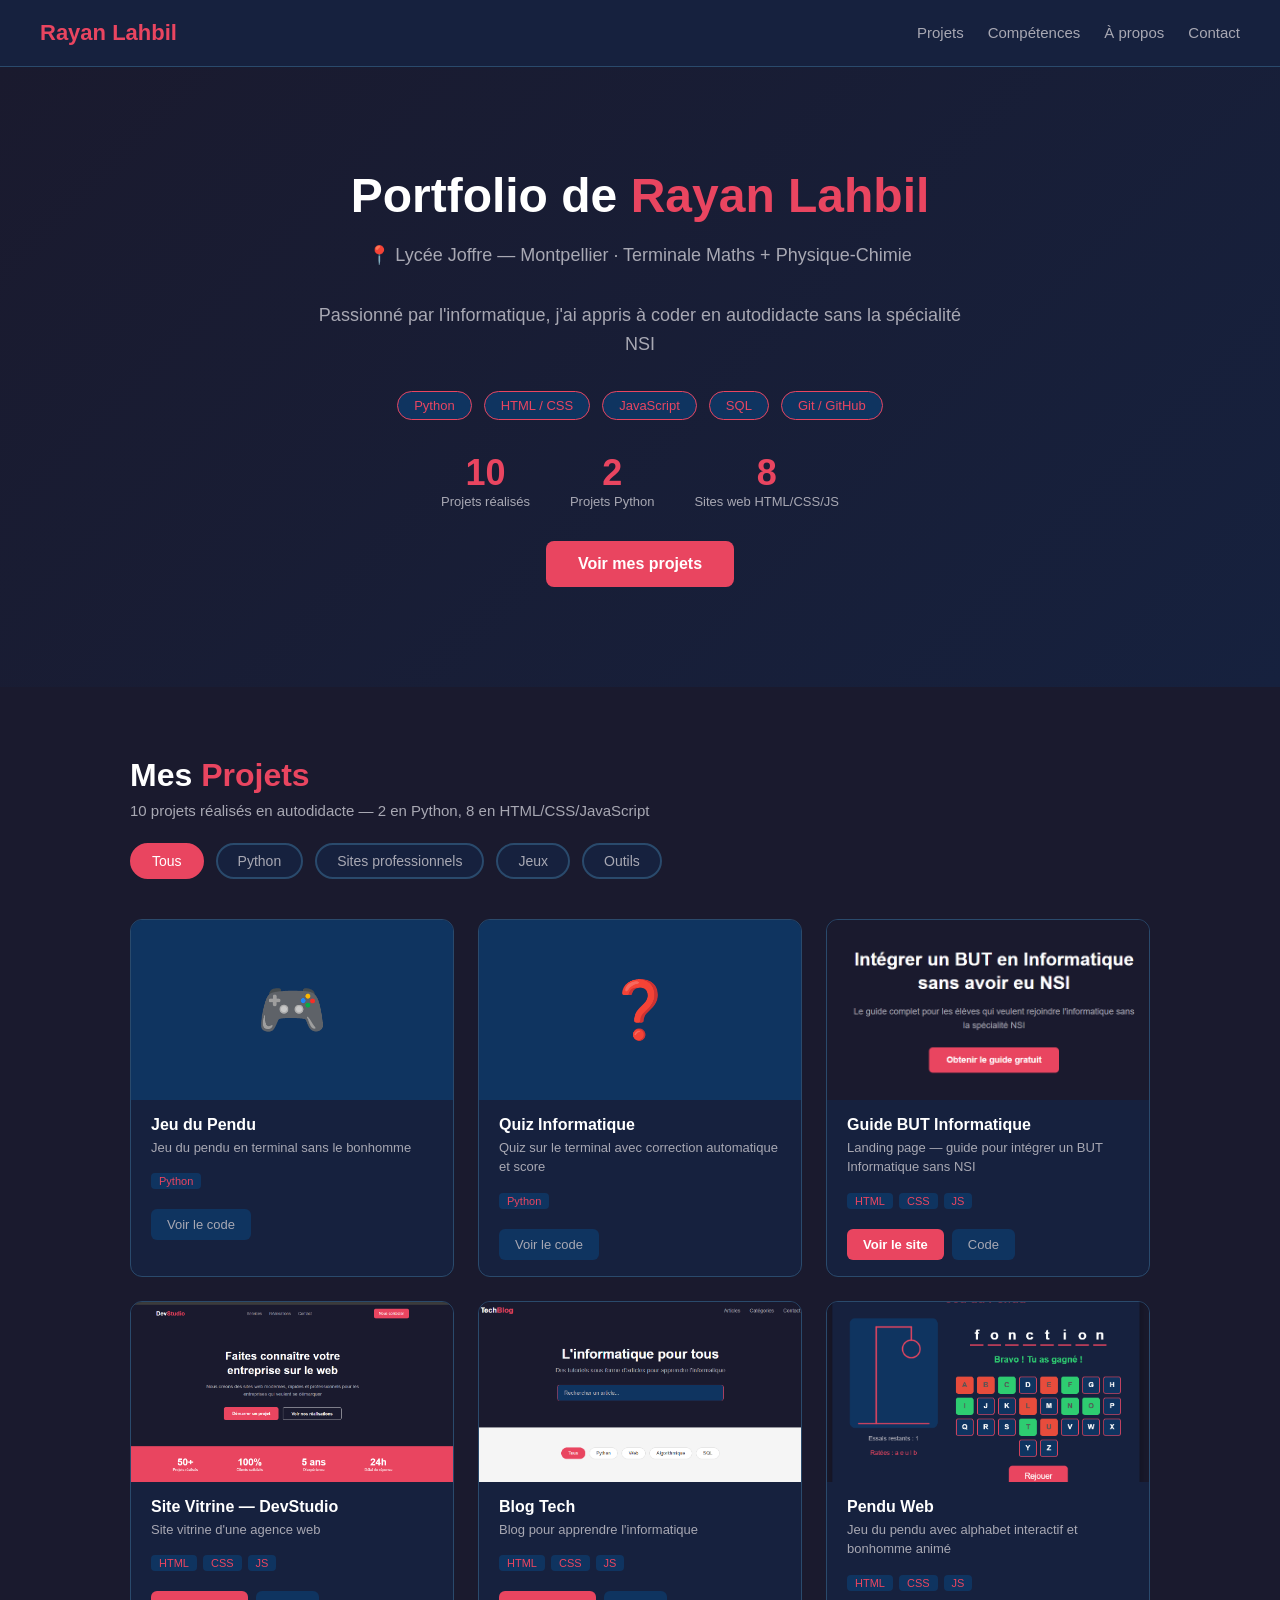
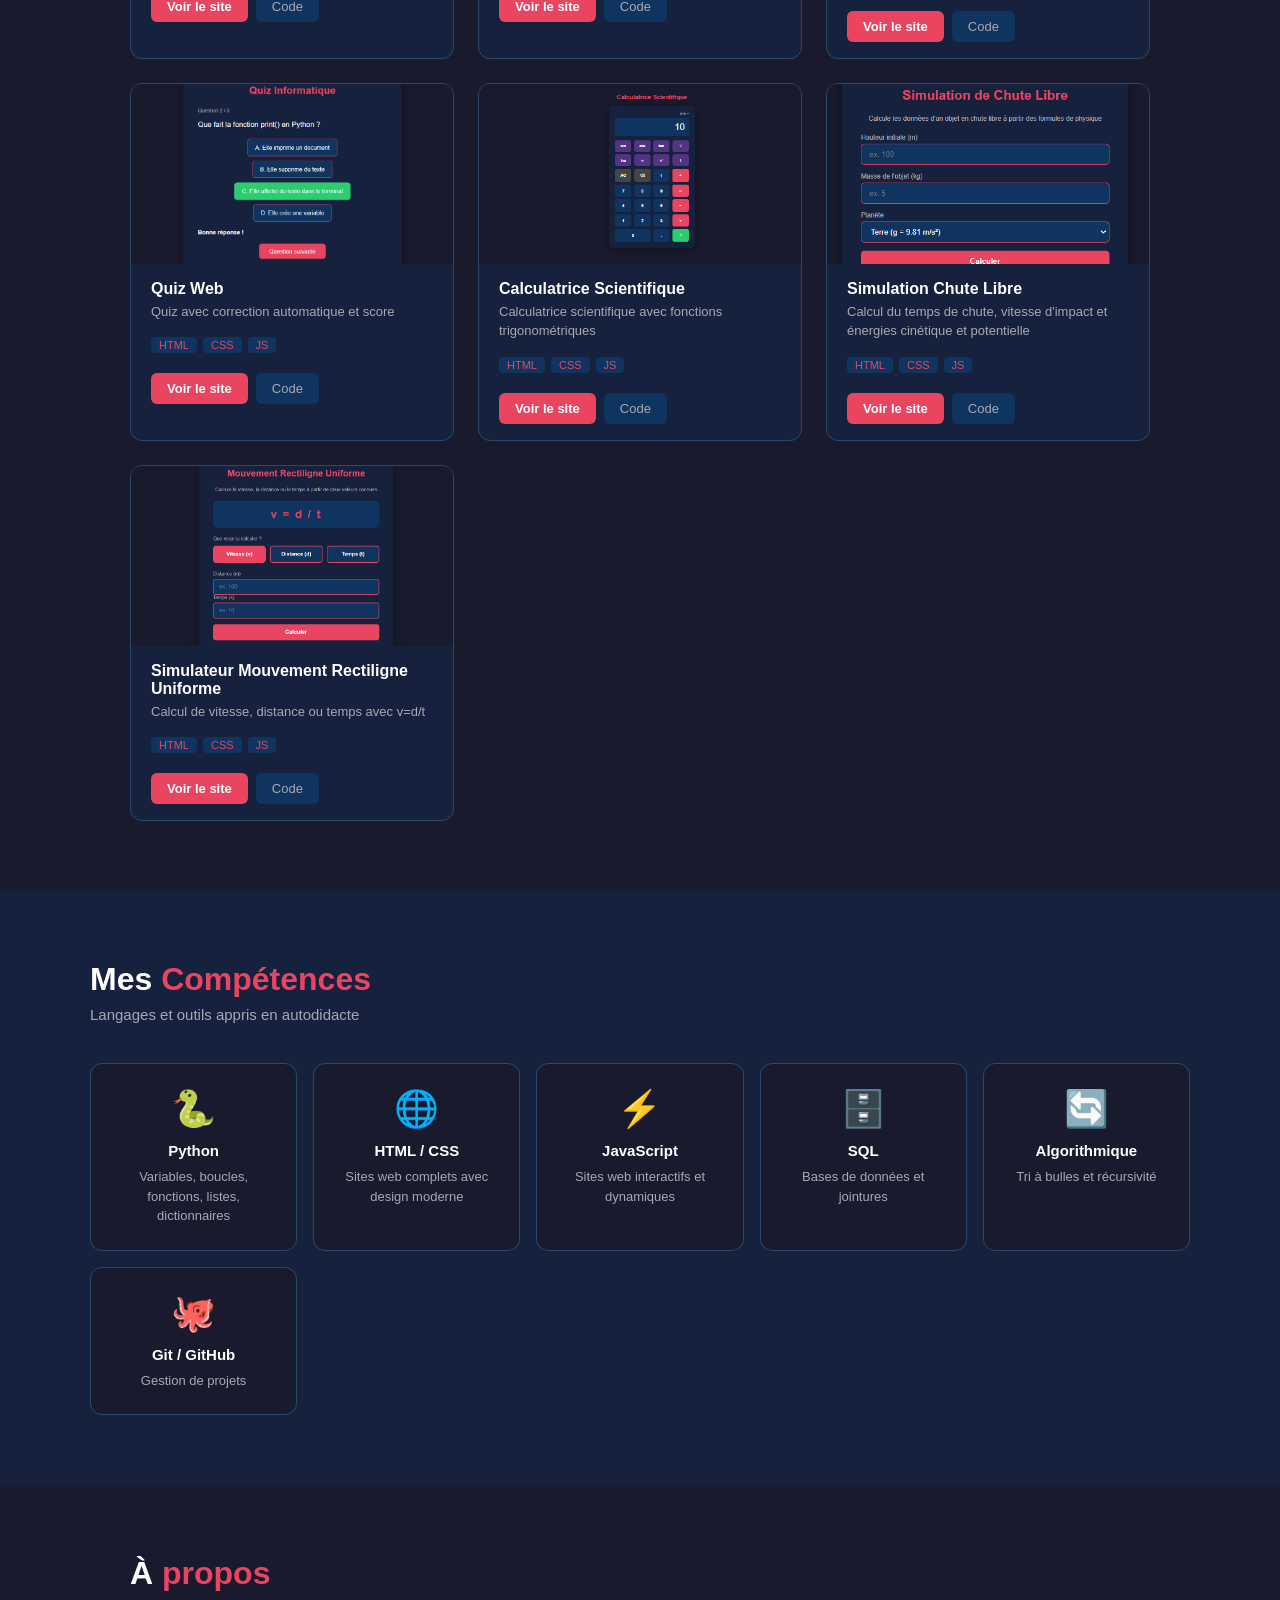
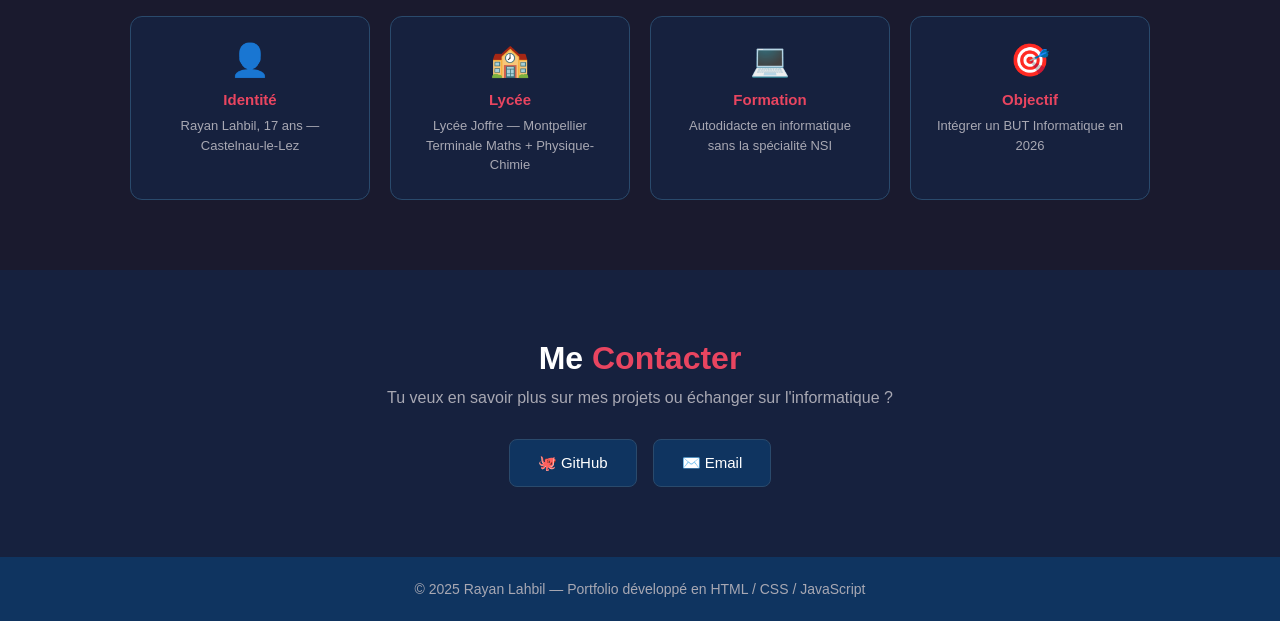
<file: index.html>
<!DOCTYPE html>
<html lang="fr">
<head>
    <meta charset="UTF-8">
    <meta name="viewport" content="width=device-width, initial-scale=1.0">
    <title>Rayan Lahbil — Portfolio</title>
    <style>
        * { margin: 0; padding: 0; box-sizing: border-box; font-family: Arial, sans-serif; }
        body { background-color: #1a1a2e; color: #ffffff; }
        nav { background-color: #16213e; padding: 20px 40px; display: flex; justify-content: space-between; align-items: center; position: sticky; top: 0; z-index: 100; border-bottom: 1px solid #2a4a6c; }
        .logo { font-size: 22px; font-weight: bold; color: #e94560; }
        .nav-liens { display: flex; gap: 24px; list-style: none; }
        .nav-liens a { color: #a8a8b3; text-decoration: none; font-size: 15px; transition: color 0.2s; }
        .nav-liens a:hover { color: white; }
        .hero { padding: 100px 40px; text-align: center; background: linear-gradient(135deg, #1a1a2e, #16213e); }
        .hero-tag { background-color: #e94560; color: white; display: inline-block; padding: 6px 16px; border-radius: 20px; font-size: 13px; margin-bottom: 20px; }
        .hero h1 { font-size: 48px; margin-bottom: 16px; line-height: 1.2; }
        .hero h1 span { color: #e94560; }
        .hero-lycee { color: #a8a8b3; font-size: 15px; margin-bottom: 16px; }
        .hero p { color: #a8a8b3; font-size: 18px; max-width: 650px; margin: 0 auto 32px; line-height: 1.6; }
        .badges { display: flex; gap: 12px; justify-content: center; flex-wrap: wrap; margin-bottom: 32px; }
        .badge { background-color: #0f3460; color: #e94560; padding: 6px 16px; border-radius: 20px; font-size: 13px; border: 1px solid #e94560; }
        .compteurs { display: flex; gap: 40px; justify-content: center; margin-bottom: 32px; flex-wrap: wrap; }
        .compteur { text-align: center; }
        .compteur-nombre { font-size: 36px; font-weight: bold; color: #e94560; }
        .compteur-label { color: #a8a8b3; font-size: 13px; }
        .btn-hero { background-color: #e94560; color: white; padding: 14px 32px; border-radius: 8px; font-size: 16px; font-weight: bold; text-decoration: none; display: inline-block; transition: background-color 0.2s; }
        .btn-hero:hover { background-color: #c73652; }
        .section { padding: 70px 40px; max-width: 1100px; margin: 0 auto; }
        .section h2 { font-size: 32px; margin-bottom: 8px; }
        .section h2 span { color: #e94560; }
        .section-desc { color: #a8a8b3; margin-bottom: 24px; font-size: 15px; }
        .filtres { display: flex; gap: 12px; flex-wrap: wrap; margin-bottom: 40px; }
        .filtre-btn { background-color: #16213e; color: #a8a8b3; border: 2px solid #2a4a6c; border-radius: 20px; padding: 8px 20px; font-size: 14px; cursor: pointer; transition: all 0.2s; }
        .filtre-btn:hover, .filtre-btn.actif { background-color: #e94560; color: white; border-color: #e94560; }
        .grille { display: grid; grid-template-columns: repeat(auto-fill, minmax(320px, 1fr)); gap: 24px; }
        .carte { background-color: #16213e; border-radius: 12px; overflow: hidden; transition: transform 0.2s; border: 1px solid #2a4a6c; }
        .carte:hover { transform: translateY(-4px); }
        .carte.cachee { display: none; }
        .carte-img { width: 100%; height: 180px; object-fit: cover; display: block; }
        .carte-placeholder { width: 100%; height: 180px; display: flex; align-items: center; justify-content: center; font-size: 56px; background-color: #0f3460; }
        .carte-header { padding: 16px 20px 8px; }
        .carte-header h3 { font-size: 16px; margin-bottom: 4px; }
        .carte-header p { color: #a8a8b3; font-size: 13px; line-height: 1.5; }
        .carte-tags { padding: 8px 20px; display: flex; gap: 6px; flex-wrap: wrap; }
        .tag { display: inline-block; background-color: #0f3460; color: #e94560; padding: 2px 8px; border-radius: 4px; font-size: 11px; }
        .carte-footer { padding: 12px 20px 16px; display: flex; gap: 8px; }
        .btn-voir { background-color: #e94560; color: white; padding: 8px 16px; border-radius: 6px; font-size: 13px; text-decoration: none; font-weight: bold; transition: background-color 0.2s; }
        .btn-voir:hover { background-color: #c73652; }
        .btn-code { background-color: #0f3460; color: #a8a8b3; padding: 8px 16px; border-radius: 6px; font-size: 13px; text-decoration: none; }
        .btn-code:hover { background-color: #1a3a5c; }
        .competences-section { background-color: #16213e; padding: 70px 40px; }
        .competences-contenu { max-width: 1100px; margin: 0 auto; }
        .competences-contenu h2 { font-size: 32px; margin-bottom: 8px; }
        .competences-contenu h2 span { color: #e94560; }
        .competences-desc { color: #a8a8b3; margin-bottom: 40px; font-size: 15px; }
        .competences-grille { display: grid; grid-template-columns: repeat(auto-fill, minmax(200px, 1fr)); gap: 16px; }
        .competence-carte { background-color: #1a1a2e; border-radius: 12px; padding: 24px; border: 1px solid #2a4a6c; text-align: center; transition: transform 0.2s; }
        .competence-carte:hover { transform: translateY(-4px); }
        .competence-icone { font-size: 36px; margin-bottom: 12px; }
        .competence-carte h3 { font-size: 15px; margin-bottom: 8px; }
        .competence-carte p { color: #a8a8b3; font-size: 13px; line-height: 1.5; }
        .apropos { padding: 70px 40px; max-width: 1100px; margin: 0 auto; }
        .apropos h2 { font-size: 32px; margin-bottom: 24px; }
        .apropos h2 span { color: #e94560; }
        .apropos-grille { display: grid; grid-template-columns: repeat(auto-fill, minmax(220px, 1fr)); gap: 20px; }
        .apropos-item { background-color: #16213e; border-radius: 12px; padding: 24px; border: 1px solid #2a4a6c; text-align: center; }
        .apropos-icone { font-size: 32px; margin-bottom: 12px; }
        .apropos-item h3 { font-size: 15px; margin-bottom: 8px; color: #e94560; }
        .apropos-item p { color: #a8a8b3; font-size: 13px; line-height: 1.5; }
        .contact-section { background-color: #16213e; padding: 70px 40px; text-align: center; }
        .contact-section h2 { font-size: 32px; margin-bottom: 12px; }
        .contact-section h2 span { color: #e94560; }
        .contact-section p { color: #a8a8b3; margin-bottom: 32px; font-size: 16px; }
        .contact-liens { display: flex; gap: 16px; justify-content: center; flex-wrap: wrap; }
        .contact-lien { background-color: #0f3460; color: white; padding: 14px 28px; border-radius: 8px; text-decoration: none; font-size: 15px; border: 1px solid #2a4a6c; transition: border-color 0.2s; }
        .contact-lien:hover { border-color: #e94560; }
        footer { background-color: #0f3460; padding: 24px 40px; text-align: center; color: #a8a8b3; font-size: 14px; }
    </style>
</head>
<body>

<nav>
    <div class="logo">Rayan Lahbil</div>
    <ul class="nav-liens">
        <li><a href="#projets">Projets</a></li>
        <li><a href="#competences">Compétences</a></li>
        <li><a href="#apropos">À propos</a></li>
        <li><a href="#contact">Contact</a></li>
    </ul>
</nav>

<section class="hero">
    <h1>Portfolio de <span>Rayan Lahbil</span></h1>
    <p class="hero-lycee">📍 Lycée Joffre — Montpellier · Terminale Maths + Physique-Chimie</p>
    <p>Passionné par l'informatique, j'ai appris à coder en autodidacte sans la spécialité NSI</p>
    <div class="badges">
        <span class="badge">Python</span>
        <span class="badge">HTML / CSS</span>
        <span class="badge">JavaScript</span>
        <span class="badge">SQL</span>
        <span class="badge">Git / GitHub</span>
    </div>
    <div class="compteurs">
        <div class="compteur">
            <div class="compteur-nombre">10</div>
            <div class="compteur-label">Projets réalisés</div>
        </div>
        <div class="compteur">
            <div class="compteur-nombre">2</div>
            <div class="compteur-label">Projets Python</div>
        </div>
        <div class="compteur">
            <div class="compteur-nombre">8</div>
            <div class="compteur-label">Sites web HTML/CSS/JS</div>
        </div>
    </div>
    <a href="#projets" class="btn-hero">Voir mes projets</a>
</section>

<section class="section" id="projets">
    <h2>Mes <span>Projets</span></h2>
    <p class="section-desc">10 projets réalisés en autodidacte — 2 en Python, 8 en HTML/CSS/JavaScript</p>
    <div class="filtres">
        <button class="filtre-btn actif" onclick="filtrer('tous', this)">Tous</button>
        <button class="filtre-btn" onclick="filtrer('python', this)">Python</button>
        <button class="filtre-btn" onclick="filtrer('professionnel', this)">Sites professionnels</button>
        <button class="filtre-btn" onclick="filtrer('jeu', this)">Jeux</button>
        <button class="filtre-btn" onclick="filtrer('outil', this)">Outils</button>
    </div>
    <div class="grille" id="grille">

        <div class="carte" data-categorie="python">
            <div class="carte-placeholder">🎮</div>
            <div class="carte-header">
                <h3>Jeu du Pendu</h3>
                <p>Jeu du pendu en terminal sans le bonhomme</p>
            </div>
            <div class="carte-tags"><span class="tag">Python</span></div>
            <div class="carte-footer">
                <a href="https://github.com/Rayan-lahbil/mes-projets/tree/main/pendu-python" class="btn-code" target="_blank">Voir le code</a>
            </div>
        </div>

        <div class="carte" data-categorie="python">
            <div class="carte-placeholder">❓</div>
            <div class="carte-header">
                <h3>Quiz Informatique</h3>
                <p>Quiz sur le terminal avec correction automatique et score</p>
            </div>
            <div class="carte-tags"><span class="tag">Python</span></div>
            <div class="carte-footer">
                <a href="https://github.com/Rayan-lahbil/mes-projets/tree/main/quiz-python" class="btn-code" target="_blank">Voir le code</a>
            </div>
        </div>

        <div class="carte" data-categorie="professionnel">
            <img src="images/guide.png" class="carte-img" alt="Guide BUT Informatique">
            <div class="carte-header">
                <h3>Guide BUT Informatique</h3>
                <p>Landing page — guide pour intégrer un BUT Informatique sans NSI</p>
            </div>
            <div class="carte-tags"><span class="tag">HTML</span><span class="tag">CSS</span><span class="tag">JS</span></div>
            <div class="carte-footer">
                <a href="https://rayan-lahbil.github.io/mes-projets/ebook%20informatique/index.html" class="btn-voir" target="_blank">Voir le site</a>
                <a href="https://github.com/Rayan-lahbil/mes-projets/tree/main/ebook%20informatique" class="btn-code" target="_blank">Code</a>
            </div>
        </div>

        <div class="carte" data-categorie="professionnel">
            <img src="images/vitrine.png" class="carte-img" alt="Site Vitrine">
            <div class="carte-header">
                <h3>Site Vitrine — DevStudio</h3>
                <p>Site vitrine d'une agence web</p>
            </div>
            <div class="carte-tags"><span class="tag">HTML</span><span class="tag">CSS</span><span class="tag">JS</span></div>
            <div class="carte-footer">
                <a href="https://rayan-lahbil.github.io/mes-projets/site%20vitrine/vitrine.html" class="btn-voir" target="_blank">Voir le site</a>
                <a href="https://github.com/Rayan-lahbil/mes-projets/tree/main/site%20vitrine" class="btn-code" target="_blank">Code</a>
            </div>
        </div>

        <div class="carte" data-categorie="professionnel">
            <img src="images/blog.png" class="carte-img" alt="Blog Tech">
            <div class="carte-header">
                <h3>Blog Tech</h3>
                <p>Blog pour apprendre l'informatique</p>
            </div>
            <div class="carte-tags"><span class="tag">HTML</span><span class="tag">CSS</span><span class="tag">JS</span></div>
            <div class="carte-footer">
                <a href="https://rayan-lahbil.github.io/mes-projets/blog%20informatique/blog.html" class="btn-voir" target="_blank">Voir le site</a>
                <a href="https://github.com/Rayan-lahbil/mes-projets/tree/main/blog%20informatique" class="btn-code" target="_blank">Code</a>
            </div>
        </div>

        <div class="carte" data-categorie="jeu">
            <img src="images/pendu-web.png" class="carte-img" alt="Pendu Web">
            <div class="carte-header">
                <h3>Pendu Web</h3>
                <p>Jeu du pendu avec alphabet interactif et bonhomme animé</p>
            </div>
            <div class="carte-tags"><span class="tag">HTML</span><span class="tag">CSS</span><span class="tag">JS</span></div>
            <div class="carte-footer">
                <a href="https://rayan-lahbil.github.io/mes-projets/pendu-web/pendu.html" class="btn-voir" target="_blank">Voir le site</a>
                <a href="https://github.com/Rayan-lahbil/mes-projets/tree/main/pendu-web" class="btn-code" target="_blank">Code</a>
            </div>
        </div>

        <div class="carte" data-categorie="jeu">
            <img src="images/quiz-web.png" class="carte-img" alt="Quiz Web">
            <div class="carte-header">
                <h3>Quiz Web</h3>
                <p>Quiz avec correction automatique et score</p>
            </div>
            <div class="carte-tags"><span class="tag">HTML</span><span class="tag">CSS</span><span class="tag">JS</span></div>
            <div class="carte-footer">
                <a href="https://rayan-lahbil.github.io/mes-projets/quiz-web/quiz.html" class="btn-voir" target="_blank">Voir le site</a>
                <a href="https://github.com/Rayan-lahbil/mes-projets/tree/main/quiz-web" class="btn-code" target="_blank">Code</a>
            </div>
        </div>

        <div class="carte" data-categorie="outil">
            <img src="images/calculatrice.png" class="carte-img" alt="Calculatrice">
            <div class="carte-header">
                <h3>Calculatrice Scientifique</h3>
                <p>Calculatrice scientifique avec fonctions trigonométriques</p>
            </div>
            <div class="carte-tags"><span class="tag">HTML</span><span class="tag">CSS</span><span class="tag">JS</span></div>
            <div class="carte-footer">
                <a href="https://rayan-lahbil.github.io/mes-projets/calculatrice/calculatrice.html" class="btn-voir" target="_blank">Voir le site</a>
                <a href="https://github.com/Rayan-lahbil/mes-projets/tree/main/calculatrice" class="btn-code" target="_blank">Code</a>
            </div>
        </div>

        <div class="carte" data-categorie="outil">
            <img src="images/chute-libre.png" class="carte-img" alt="Simulation Chute Libre">
            <div class="carte-header">
                <h3>Simulation Chute Libre</h3>
                <p>Calcul du temps de chute, vitesse d'impact et énergies cinétique et potentielle</p>
            </div>
            <div class="carte-tags"><span class="tag">HTML</span><span class="tag">CSS</span><span class="tag">JS</span></div>
            <div class="carte-footer">
                <a href="https://rayan-lahbil.github.io/mes-projets/simulation%20chute%20libre/simulation.html" class="btn-voir" target="_blank">Voir le site</a>
                <a href="https://github.com/Rayan-lahbil/mes-projets/tree/main/simulation%20chute%20libre" class="btn-code" target="_blank">Code</a>
            </div>
        </div>

        <div class="carte" data-categorie="outil">
            <img src="images/mru.png" class="carte-img" alt="Simulateur MRU">
            <div class="carte-header">
                <h3>Simulateur Mouvement Rectiligne Uniforme</h3>
                <p>Calcul de vitesse, distance ou temps avec v=d/t</p>
            </div>
            <div class="carte-tags"><span class="tag">HTML</span><span class="tag">CSS</span><span class="tag">JS</span></div>
            <div class="carte-footer">
                <a href="https://rayan-lahbil.github.io/mes-projets/simulation%20mouvement%20rectiligne%20uniforme/simulation%20MRU.html" class="btn-voir" target="_blank">Voir le site</a>
                <a href="https://github.com/Rayan-lahbil/mes-projets/tree/main/simulation%20mouvement%20rectiligne%20uniforme" class="btn-code" target="_blank">Code</a>
            </div>
        </div>

    </div>
</section>

<section class="competences-section" id="competences">
    <div class="competences-contenu">
        <h2>Mes <span>Compétences</span></h2>
        <p class="competences-desc">Langages et outils appris en autodidacte</p>
        <div class="competences-grille">
            <div class="competence-carte">
                <div class="competence-icone">🐍</div>
                <h3>Python</h3>
                <p>Variables, boucles, fonctions, listes, dictionnaires</p>
            </div>
            <div class="competence-carte">
                <div class="competence-icone">🌐</div>
                <h3>HTML / CSS</h3>
                <p>Sites web complets avec design moderne</p>
            </div>
            <div class="competence-carte">
                <div class="competence-icone">⚡</div>
                <h3>JavaScript</h3>
                <p>Sites web interactifs et dynamiques</p>
            </div>
            <div class="competence-carte">
                <div class="competence-icone">🗄️</div>
                <h3>SQL</h3>
                <p>Bases de données et jointures</p>
            </div>
            <div class="competence-carte">
                <div class="competence-icone">🔄</div>
                <h3>Algorithmique</h3>
                <p>Tri à bulles et récursivité</p>
            </div>
            <div class="competence-carte">
                <div class="competence-icone">🐙</div>
                <h3>Git / GitHub</h3>
                <p>Gestion de projets</p>
            </div>
        </div>
    </div>
</section>

<section class="apropos" id="apropos">
    <h2>À <span>propos</span></h2>
    <div class="apropos-grille">
        <div class="apropos-item">
            <div class="apropos-icone">👤</div>
            <h3>Identité</h3>
            <p>Rayan Lahbil, 17 ans — Castelnau-le-Lez</p>
        </div>
        <div class="apropos-item">
            <div class="apropos-icone">🏫</div>
            <h3>Lycée</h3>
            <p>Lycée Joffre — Montpellier<br>Terminale Maths + Physique-Chimie</p>
        </div>
        <div class="apropos-item">
            <div class="apropos-icone">💻</div>
            <h3>Formation</h3>
            <p>Autodidacte en informatique sans la spécialité NSI</p>
        </div>
        <div class="apropos-item">
            <div class="apropos-icone">🎯</div>
            <h3>Objectif</h3>
            <p>Intégrer un BUT Informatique en 2026</p>
        </div>
    </div>
</section>

<section class="contact-section" id="contact">
    <h2>Me <span>Contacter</span></h2>
    <p>Tu veux en savoir plus sur mes projets ou échanger sur l'informatique ?</p>
    <div class="contact-liens">
        <a href="https://github.com/Rayan-lahbil" class="contact-lien" target="_blank">🐙 GitHub</a>
        <a href="mailto:rayan.lahbil.pro@gmail.com" class="contact-lien">✉️ Email</a>
    </div>
</section>

<footer>
    <p>© 2025 Rayan Lahbil — Portfolio développé en HTML / CSS / JavaScript</p>
</footer>

<script>
function filtrer(categorie, btn) {
    document.querySelectorAll('.filtre-btn').forEach(b => b.classList.remove('actif'));
    btn.classList.add('actif');
    document.querySelectorAll('.carte').forEach(carte => {
        if (categorie === 'tous' || carte.dataset.categorie === categorie) {
            carte.classList.remove('cachee');
        } else {
            carte.classList.add('cachee');
        }
    });
}
</script>

</body>
</html>
</file>
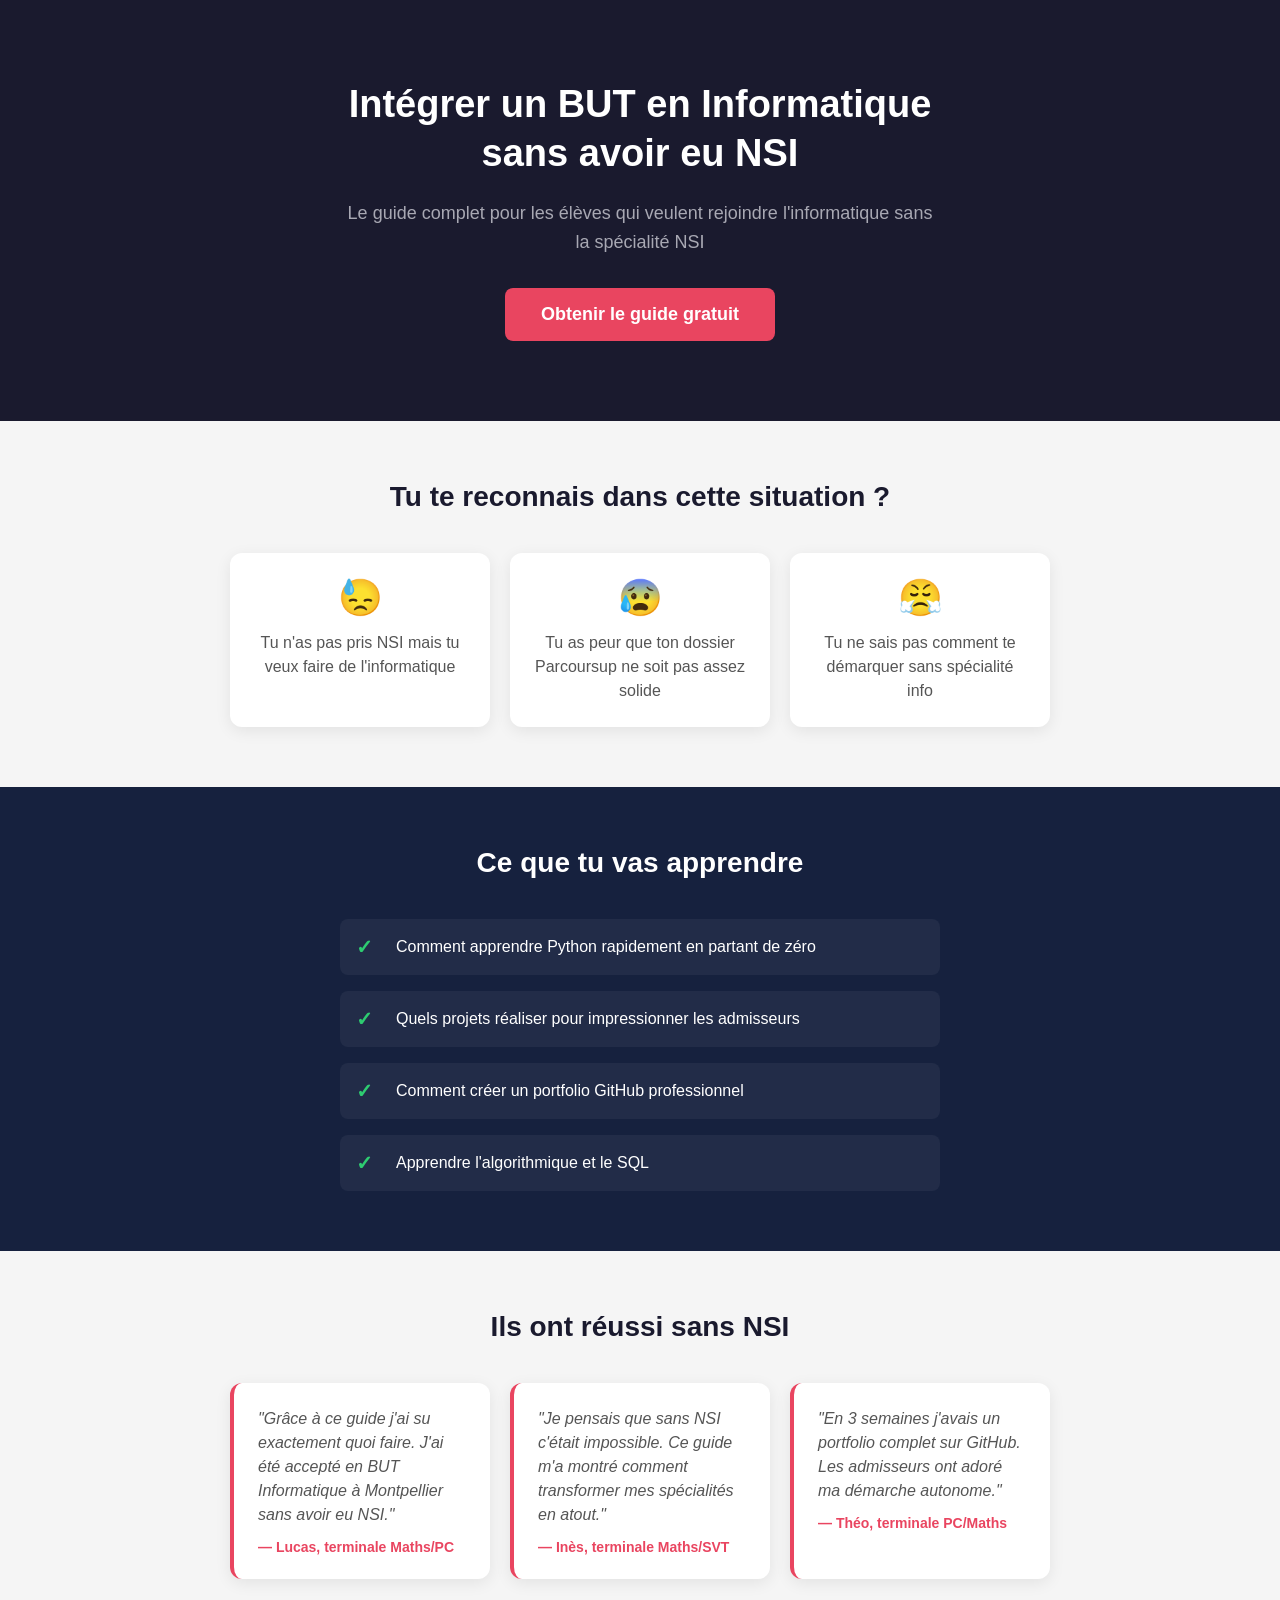
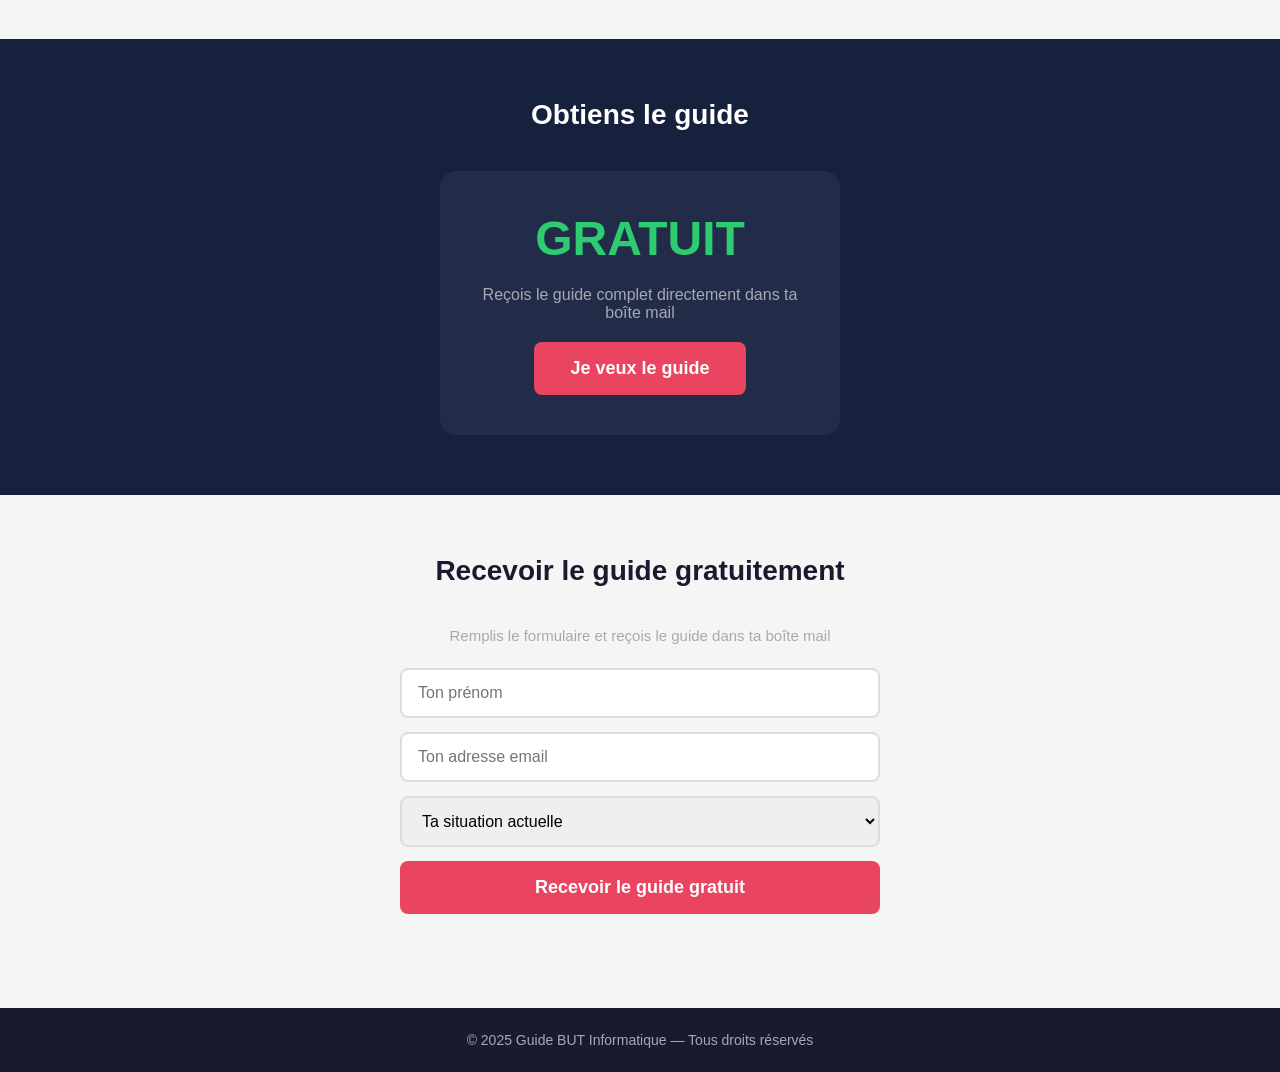
<file: ebook informatique/index.html>
<!DOCTYPE html>
<html lang="fr">
<head>
    <meta charset="UTF-8">
    <meta name="viewport" content="width=device-width, initial-scale=1.0">
    <title>Guide BUT Informatique sans NSI</title>
    <link rel="stylesheet" href="ebook.css">
</head>
<body>

    <!-- HERO -->
    <section class="hero">
        <div class="container">
            <h1>Intégrer un BUT en Informatique<br>sans avoir eu NSI</h1>
            <p class="sous-titre">Le guide complet pour les élèves qui veulent rejoindre l'informatique sans la spécialité NSI</p>
            <a href="#contact" class="btn-principal">Obtenir le guide gratuit</a>
        </div>
    </section>

    <!-- PROBLEME -->
    <section class="section">
        <div class="container">
            <h2>Tu te reconnais dans cette situation ?</h2>
            <div class="cartes">
                <div class="carte">
                    <div class="carte-icone">😓</div>
                    <p>Tu n'as pas pris NSI mais tu veux faire de l'informatique</p>
                </div>
                <div class="carte">
                    <div class="carte-icone">😰</div>
                    <p>Tu as peur que ton dossier Parcoursup ne soit pas assez solide</p>
                </div>
                <div class="carte">
                    <div class="carte-icone">😤</div>
                    <p>Tu ne sais pas comment te démarquer sans spécialité info</p>
                </div>
            </div>
        </div>
    </section>

    <!-- SOLUTION -->
    <section class="section section-sombre">
        <div class="container">
            <h2>Ce que tu vas apprendre</h2>
            <div class="liste-contenu">
                <div class="contenu-item">
                    <span class="check">✓</span>
                    <p>Comment apprendre Python rapidement en partant de zéro</p>
                </div>
                <div class="contenu-item">
                    <span class="check">✓</span>
                    <p>Quels projets réaliser pour impressionner les admisseurs</p>
                </div>
                <div class="contenu-item">
                    <span class="check">✓</span>
                    <p>Comment créer un portfolio GitHub professionnel</p>
                </div>
                <div class="contenu-item">
                    <span class="check">✓</span>
                    <p>Apprendre l'algorithmique et le SQL</p>
                </div>
            </div>
        </div>
    </section>

    <!-- TEMOIGNAGES -->
    <section class="section">
        <div class="container">
            <h2>Ils ont réussi sans NSI</h2>
            <div class="cartes">
                <div class="carte temoignage">
                    <p>"Grâce à ce guide j'ai su exactement quoi faire. J'ai été accepté en BUT Informatique à Montpellier sans avoir eu NSI."</p>
                    <div class="auteur">— Lucas, terminale Maths/PC</div>
                </div>
                <div class="carte temoignage">
                    <p>"Je pensais que sans NSI c'était impossible. Ce guide m'a montré comment transformer mes spécialités en atout."</p>
                    <div class="auteur">— Inès, terminale Maths/SVT</div>
                </div>
                <div class="carte temoignage">
                    <p>"En 3 semaines j'avais un portfolio complet sur GitHub. Les admisseurs ont adoré ma démarche autonome."</p>
                    <div class="auteur">— Théo, terminale PC/Maths</div>
                </div>
            </div>
        </div>
    </section>

    <!-- PRIX -->
    <section class="section section-sombre">
        <div class="container centre">
            <h2>Obtiens le guide</h2>
            <div class="prix-box">
                <div class="prix-gratuit">GRATUIT</div>
                <p>Reçois le guide complet directement dans ta boîte mail</p>
                <a href="#contact" class="btn-principal">Je veux le guide</a>
            </div>
        </div>
    </section>

    <!-- CONTACT -->
    <section class="section" id="contact">
        <div class="container centre">
            <h2>Recevoir le guide gratuitement</h2>
            <p class="sous-titre-small">Remplis le formulaire et reçois le guide dans ta boîte mail</p>
            <div class="formulaire">
                <input type="text" id="prenom" placeholder="Ton prénom">
                <input type="email" id="email" placeholder="Ton adresse email">
                <select id="situation">
                    <option value="">Ta situation actuelle</option>
                    <option value="terminale">Terminale sans NSI</option>
                    <option value="premiere">Première sans NSI</option>
                    <option value="autre">Autre</option>
                </select>
                <button onclick="envoyer()">Recevoir le guide gratuit</button>
                <div id="message-form"></div>
            </div>
        </div>
    </section>

    <!-- FOOTER -->
    <footer>
        <div class="container centre">
            <p>© 2025 Guide BUT Informatique — Tous droits réservés</p>
        </div>
    </footer>

    <script src="ebook.js"></script>
</body>
</html>
</file>
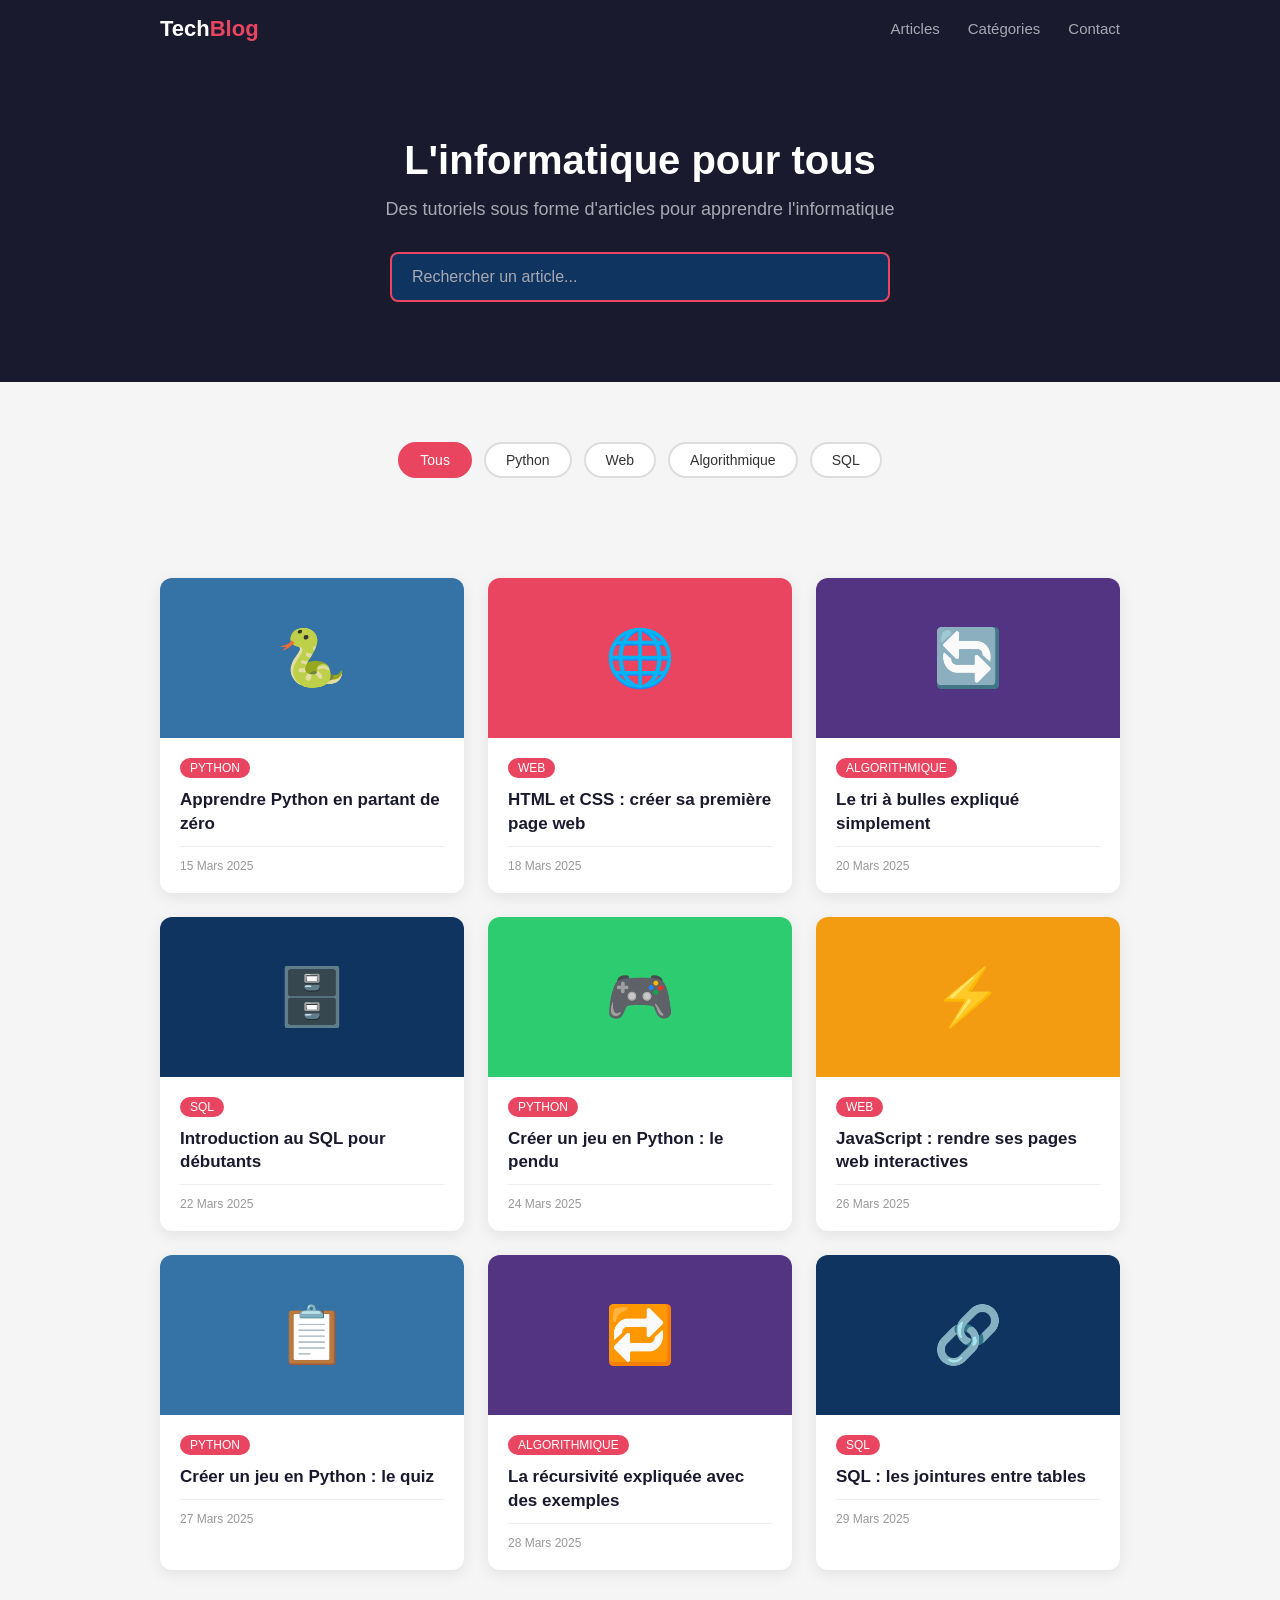
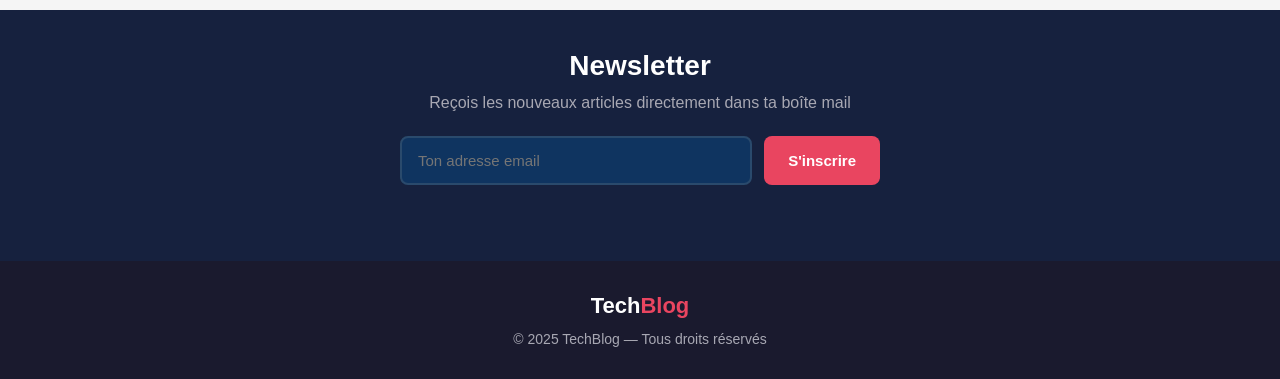
<file: blog informatique/blog.html>
<!DOCTYPE html>
<html lang="fr">
<head>
    <meta charset="UTF-8">
    <meta name="viewport" content="width=device-width, initial-scale=1.0">
    <title>TechBlog — L'informatique pour tous</title>
    <link rel="stylesheet" href="blog.css">
</head>
<body>

    <!-- NAVIGATION -->
    <nav>
        <div class="container nav-contenu">
            <div class="logo">Tech<span>Blog</span></div>
            <ul class="nav-liens">
                <li><a href="#articles">Articles</a></li>
                <li><a href="#categories">Catégories</a></li>
                <li><a href="#contact">Contact</a></li>
            </ul>
        </div>
    </nav>

    <!-- HERO -->
    <section class="hero">
        <div class="container centre">
            <h1>L'informatique pour tous</h1>
            <p class="sous-titre">Des tutoriels sous forme d'articles pour apprendre l'informatique</p>
            <div class="recherche">
                <input type="text" id="recherche" placeholder="Rechercher un article..." oninput="rechercher()">
            </div>
        </div>
    </section>

    <!-- CATEGORIES -->
    <section class="section" id="categories">
        <div class="container">
            <div class="categories">
                <button class="cat-btn actif" onclick="filtrer('tous')">Tous</button>
                <button class="cat-btn" onclick="filtrer('python')">Python</button>
                <button class="cat-btn" onclick="filtrer('web')">Web</button>
                <button class="cat-btn" onclick="filtrer('algorithmique')">Algorithmique</button>
                <button class="cat-btn" onclick="filtrer('sql')">SQL</button>
            </div>
        </div>
    </section>

    <!-- ARTICLES -->
    <section class="section" id="articles">
        <div class="container">
            <div id="grille-articles" class="grille-articles"></div>
            <div id="aucun-resultat" class="aucun-resultat cache">
                Aucun article trouvé.
            </div>
        </div>
    </section>

    <!-- CONTACT -->
    <section class="section section-sombre" id="contact">
        <div class="container centre">
            <h2>Newsletter</h2>
            <p class="section-desc" style="color: #a8a8b3">Reçois les nouveaux articles directement dans ta boîte mail</p>
            <div class="newsletter">
                <input type="email" id="email-newsletter" placeholder="Ton adresse email">
                <button onclick="sinscrire()">S'inscrire</button>
            </div>
            <div id="message-newsletter"></div>
        </div>
    </section>

    <!-- FOOTER -->
    <footer>
        <div class="container centre">
            <div class="logo" style="margin-bottom: 12px">Tech<span>Blog</span></div>
            <p>© 2025 TechBlog — Tous droits réservés</p>
        </div>
    </footer>

    <script src="blog.js"></script>
</body>
</html>
</file>
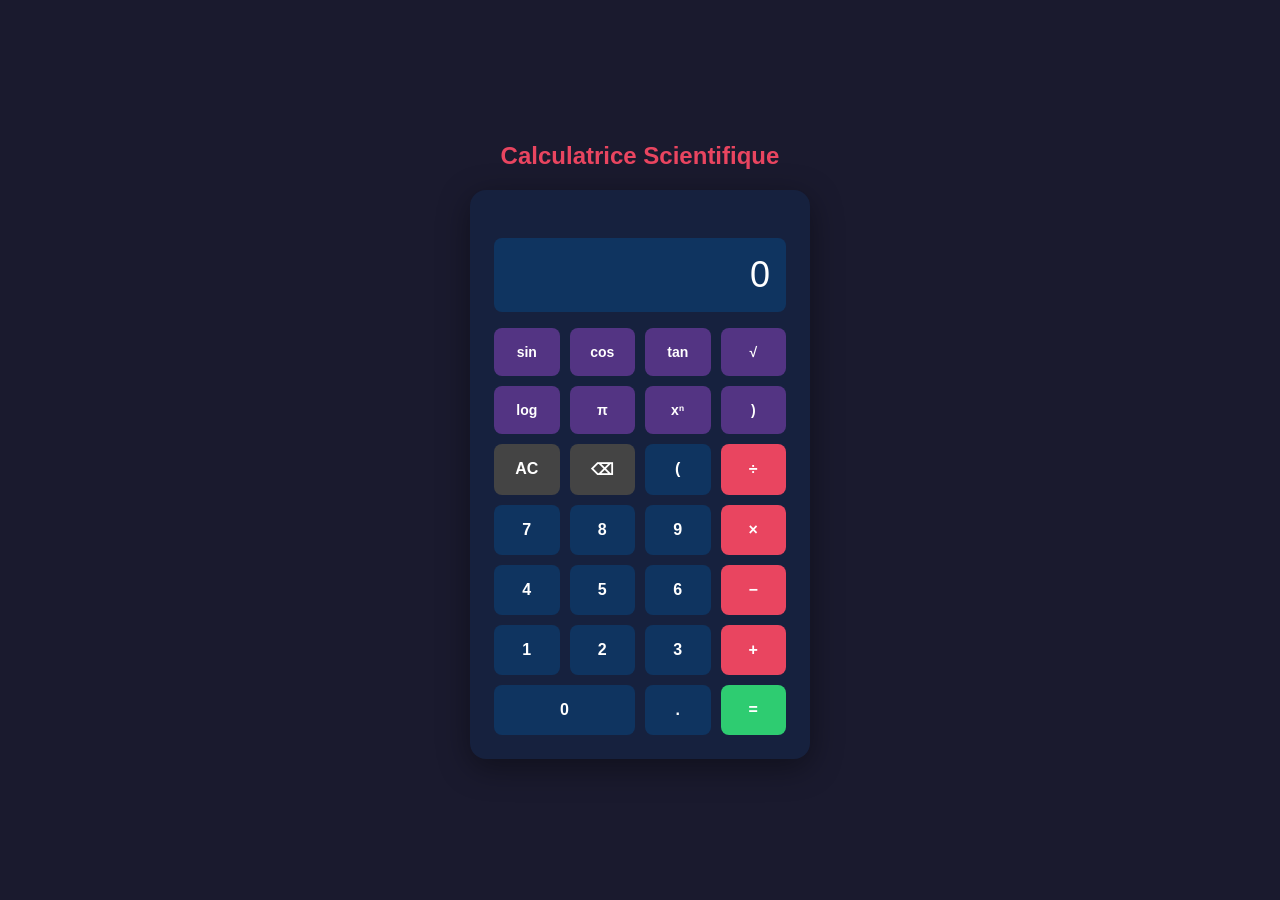
<file: calculatrice/calculatrice.html>
<!DOCTYPE html>
<html lang="fr">
<head>
    <meta charset="UTF-8">
    <meta name="viewport" content="width=device-width, initial-scale=1.0">
    <title>Calculatrice Scientifique</title>
    <link rel="stylesheet" href="calculatrice.css">
</head>
<body>
    <div class="container">
        <h1>Calculatrice Scientifique</h1>
        <div class="calculatrice">
            <div id="expression"></div>
            <div id="affichage">0</div>
            <div class="boutons">
                <button class="btn-scientifique" onclick="appuyerFonction('Math.sin(')">sin</button>
                <button class="btn-scientifique" onclick="appuyerFonction('Math.cos(')">cos</button>
                <button class="btn-scientifique" onclick="appuyerFonction('Math.tan(')">tan</button>
                <button class="btn-scientifique" onclick="appuyerFonction('Math.sqrt(')">√</button>

                <button class="btn-scientifique" onclick="appuyerFonction('Math.log(')">log</button>
                <button class="btn-scientifique" onclick="appuyer('Math.PI')">π</button>
                <button class="btn-scientifique" onclick="appuyer('**')">xⁿ</button>
                <button class="btn-scientifique" onclick="appuyer(')')">)</button>

                <button class="btn-special" onclick="effacerTout()">AC</button>
                <button class="btn-special" onclick="effacerDernier()">⌫</button>
                <button class="btn-chiffre" onclick="appuyer('(')">(</button>
                <button class="btn-operateur" onclick="appuyer('/')">÷</button>

                <button class="btn-chiffre" onclick="appuyer('7')">7</button>
                <button class="btn-chiffre" onclick="appuyer('8')">8</button>
                <button class="btn-chiffre" onclick="appuyer('9')">9</button>
                <button class="btn-operateur" onclick="appuyer('*')">×</button>

                <button class="btn-chiffre" onclick="appuyer('4')">4</button>
                <button class="btn-chiffre" onclick="appuyer('5')">5</button>
                <button class="btn-chiffre" onclick="appuyer('6')">6</button>
                <button class="btn-operateur" onclick="appuyer('-')">−</button>

                <button class="btn-chiffre" onclick="appuyer('1')">1</button>
                <button class="btn-chiffre" onclick="appuyer('2')">2</button>
                <button class="btn-chiffre" onclick="appuyer('3')">3</button>
                <button class="btn-operateur" onclick="appuyer('+')">+</button>

                <button class="btn-chiffre" onclick="appuyer('0')" style="grid-column: span 2">0</button>
                <button class="btn-chiffre" onclick="appuyer('.')">.</button>
                <button class="btn-egal" onclick="calculer()">=</button>
            </div>
        </div>
    </div>
    <script src="calculatrice.js"></script>
</body>
</html>
</file>
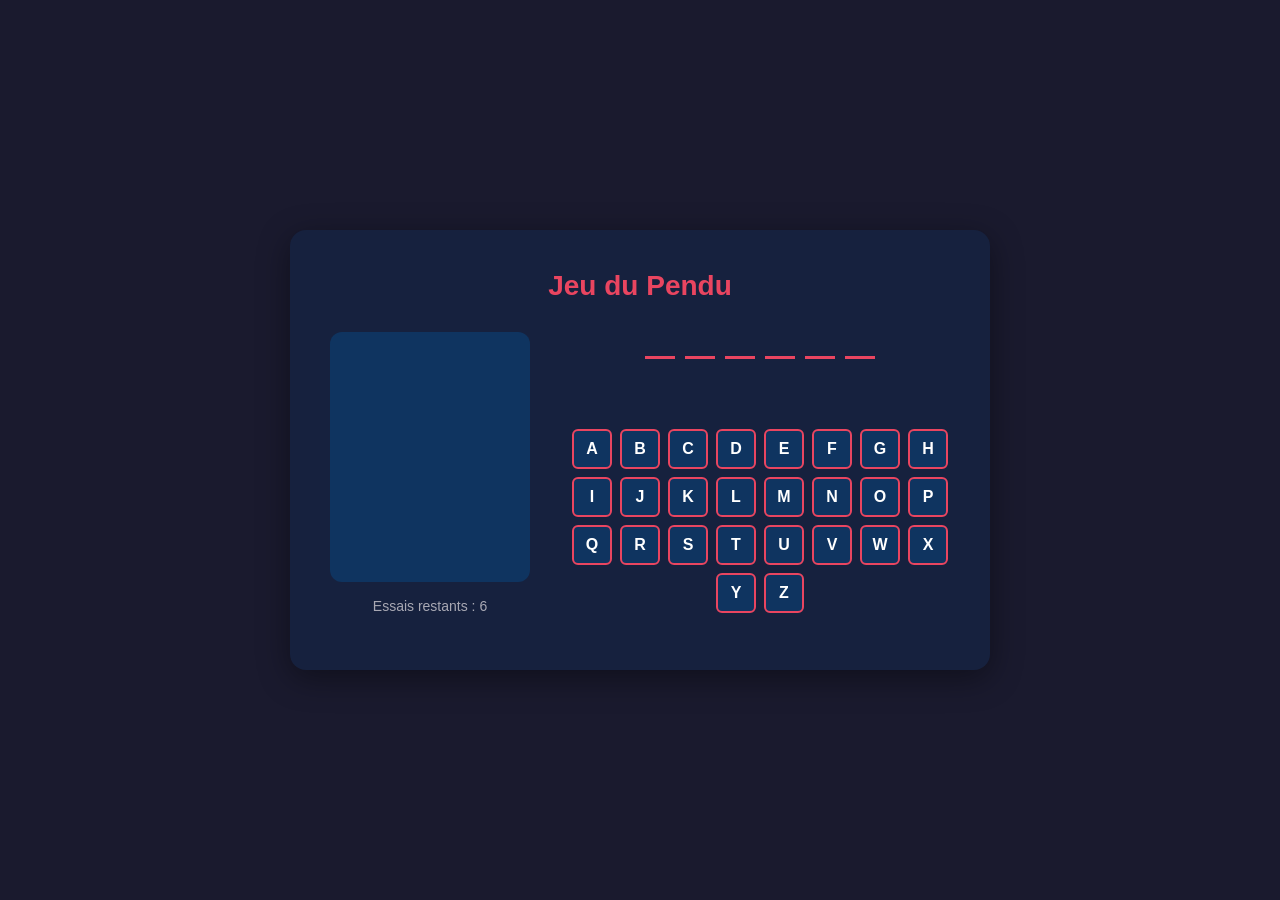
<file: pendu-web/pendu.html>
<!DOCTYPE html>
<html lang="fr">
<head>
    <meta charset="UTF-8">
    <meta name="viewport" content="width=device-width, initial-scale=1.0">
    <title>Jeu du Pendu</title>
    <link rel="stylesheet" href="pendu.css">
</head>
<body>

    <div class="container">
        <h1>Jeu du Pendu</h1>

        <div class="jeu">
            <div class="colonne-gauche">
                <canvas id="pendu" width="200" height="250"></canvas>
                <div id="essais">Essais restants : 6</div>
                <div id="lettres-ratees"></div>
            </div>

            <div class="colonne-droite">
                <div id="mot"></div>
                <div id="message"></div>
                <div id="alphabet"></div>
                <button id="btn-rejouer" onclick="nouvellePartie()">Rejouer</button>
            </div>
        </div>
    </div>

    <script src="pendu.js"></script>
</body>
</html>
</file>
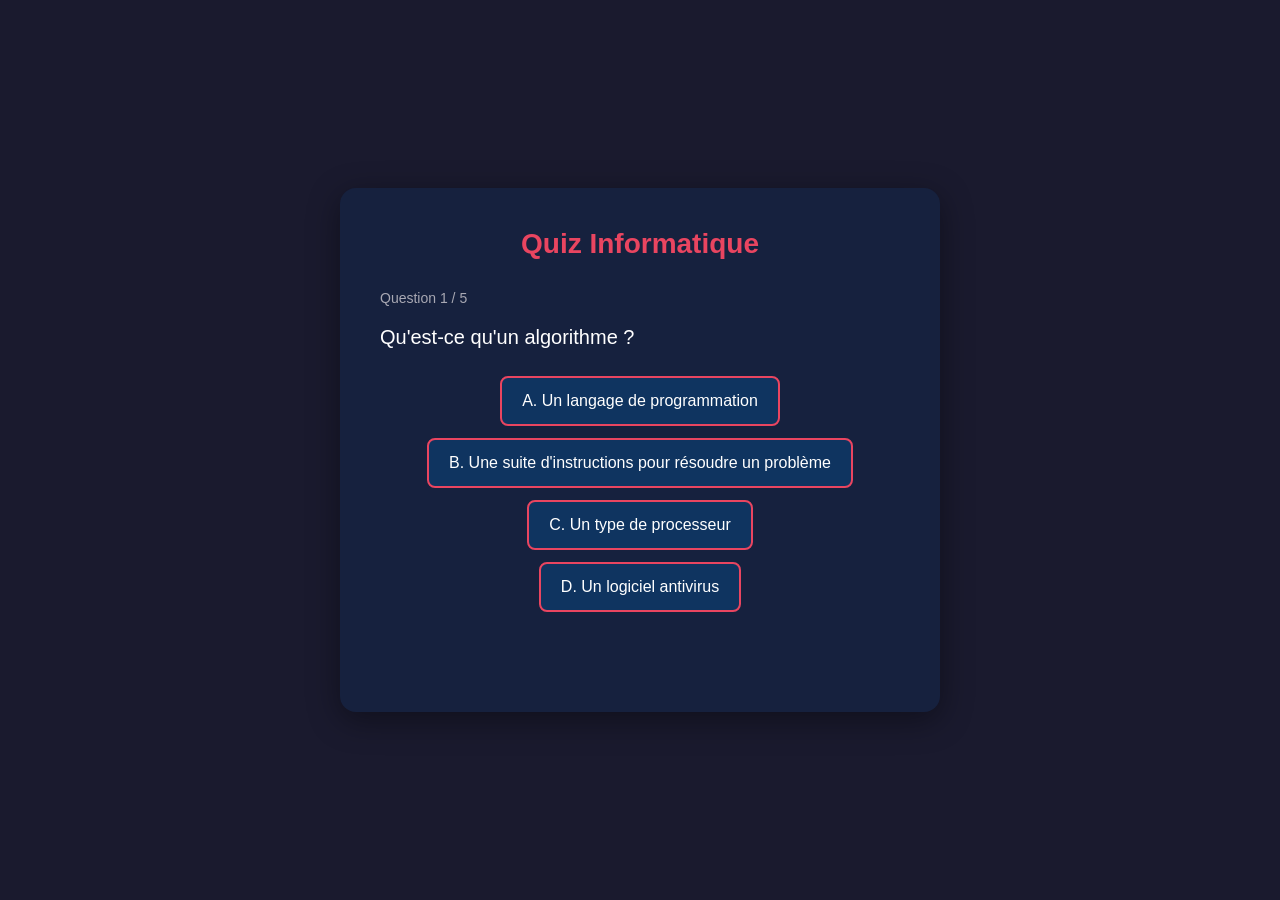
<file: quiz-web/quiz.html>
<!DOCTYPE html>
<html lang="fr">
<head>
    <meta charset="UTF-8">
    <meta name="viewport" content="width=device-width, initial-scale=1.0">
    <title>Quiz Informatique</title>
    <link rel="stylesheet" href="quiz.css">
</head>
<body>

    <div class="container">
        <h1>Quiz Informatique</h1>
        
        <div id="quiz">
            <div id="progression">Question 1 / 5</div>
            <div id="question"></div>
            <div id="choix"></div>
            <div id="message"></div>
            <button id="btn-suivant" onclick="questionSuivante()">Question suivante</button>
        </div>

        <div id="resultat" class="cache">
            <h2>Résultat final</h2>
            <div id="score"></div>
            <div id="commentaire"></div>
            <button onclick="recommencer()">Recommencer</button>
        </div>
    </div>

    <script src="quiz.js"></script>
</body>
</html>
</file>
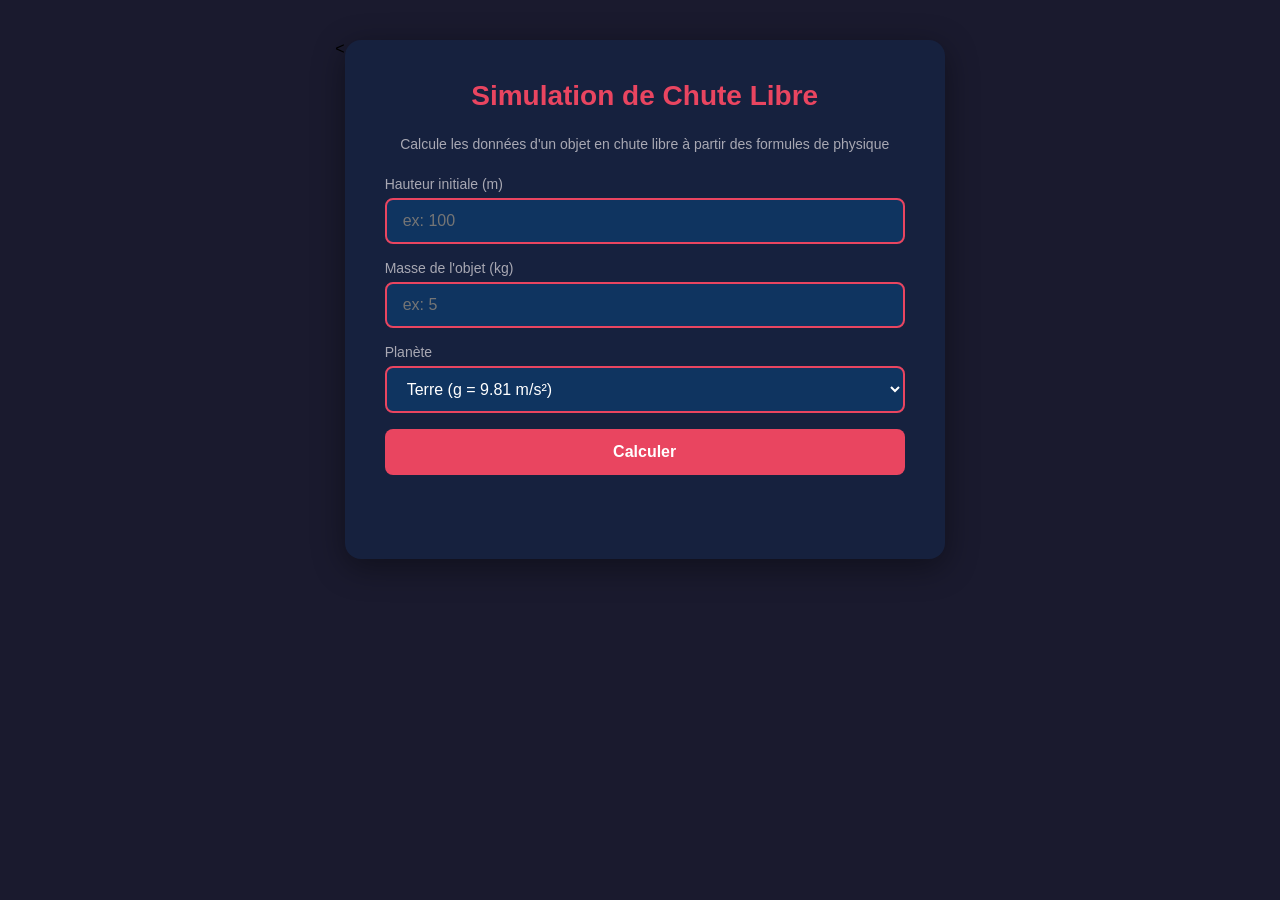
<file: simulation chute libre/simulation.html>
<<!DOCTYPE html>
<html lang="fr">
<head>
    <meta charset="UTF-8">
    <meta name="viewport" content="width=device-width, initial-scale=1.0">
    <title>Simulation Physique</title>
    <link rel="stylesheet" href="simulation.css">
</head>
<body>
    <div class="container">
        <h1>Simulation de Chute Libre</h1>
        <p class="description">Calcule les données d'un objet en chute libre à partir des formules de physique</p>

        <div class="formulaire">
            <div class="input-group">
                <label>Hauteur initiale (m)</label>
                <input type="number" id="hauteur" placeholder="ex: 100" min="1">
            </div>

            <div class="input-group">
                <label>Masse de l'objet (kg)</label>
                <input type="number" id="masse" placeholder="ex: 5" min="0.1">
            </div>

            <div class="input-group">
                <label>Planète</label>
                <select id="planete">
                    <option value="9.81">Terre (g = 9.81 m/s²)</option>
                    <option value="1.62">Lune (g = 1.62 m/s²)</option>
                    <option value="3.72">Mars (g = 3.72 m/s²)</option>
                    <option value="24.79">Jupiter (g = 24.79 m/s²)</option>
                </select>
            </div>

            <button onclick="calculer()">Calculer</button>
        </div>

        <div id="resultats" class="resultats cache">
            <h2>Résultats</h2>

            <div class="formule">
                <span class="formule-titre">Temps de chute</span>
                <span class="formule-calcul" id="formule-temps"></span>
                <span class="formule-resultat" id="res-temps"></span>
            </div>

            <div class="formule">
                <span class="formule-titre">Vitesse d'impact</span>
                <span class="formule-calcul" id="formule-vitesse"></span>
                <span class="formule-resultat" id="res-vitesse"></span>
            </div>

            <div class="formule">
                <span class="formule-titre">Énergie cinétique</span>
                <span class="formule-calcul" id="formule-ec"></span>
                <span class="formule-resultat" id="res-ec"></span>
            </div>

            <div class="formule">
                <span class="formule-titre">Énergie potentielle initiale</span>
                <span class="formule-calcul" id="formule-ep"></span>
                <span class="formule-resultat" id="res-ep"></span>
            </div>

            <button class="btn-reset" onclick="reset()">Nouveau calcul</button>
        </div>

        <div id="erreur" class="erreur"></div>
    </div>

    <script src="simulation.js"></script>
</body>
</html>
</file>
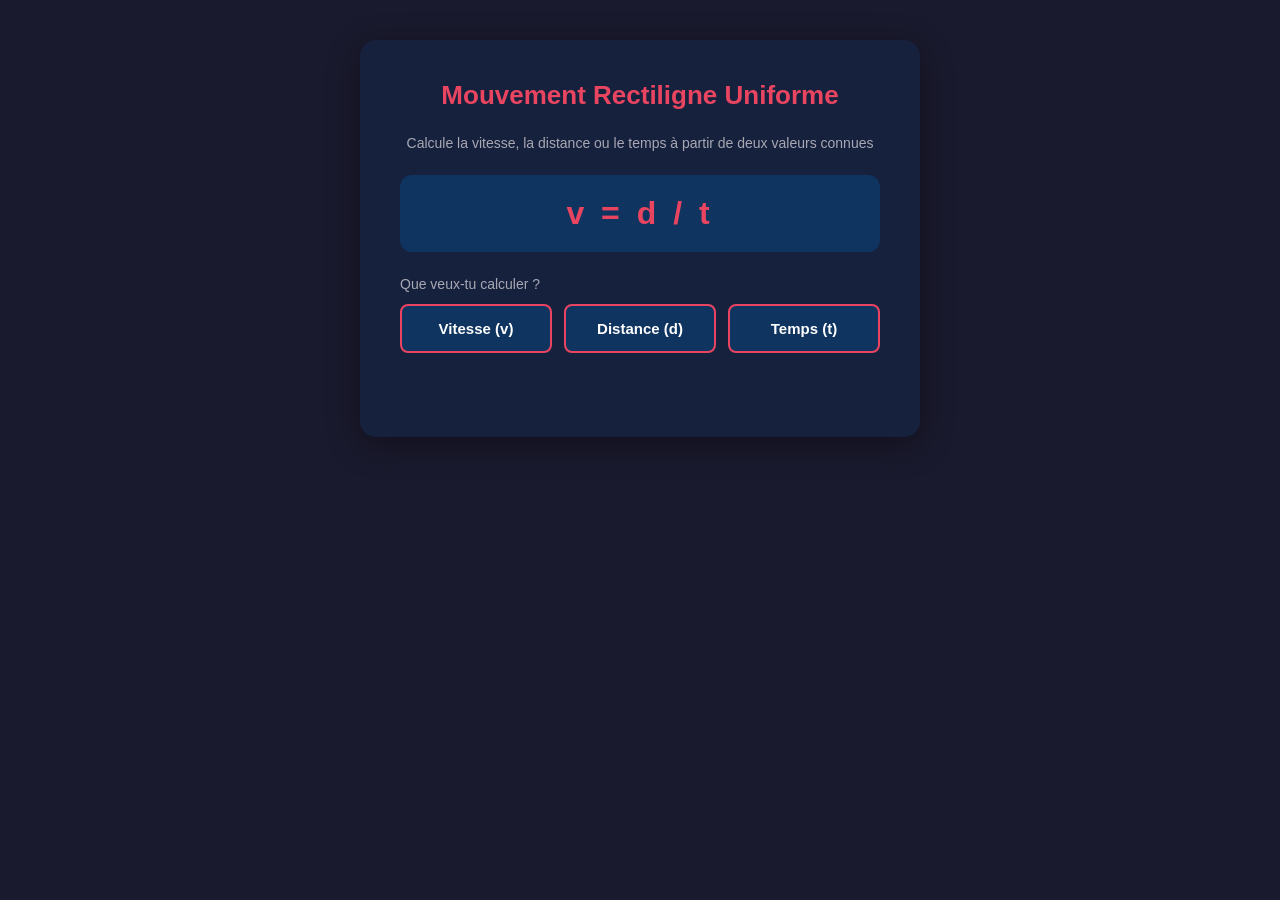
<file: simulation mouvement rectiligne uniforme/simulation MRU.html>
<!DOCTYPE html>
<html lang="fr">
<head>
    <meta charset="UTF-8">
    <meta name="viewport" content="width=device-width, initial-scale=1.0">
    <title>Calculateur MRU</title>
    <link rel="stylesheet" href="simulation MRU.css">
</head>
<body>
    <div class="container">
        <h1>Mouvement Rectiligne Uniforme</h1>
        <p class="description">Calcule la vitesse, la distance ou le temps à partir de deux valeurs connues</p>

        <div class="formule-principale">
            <span>v = d / t</span>
        </div>

        <div class="choix">
            <p>Que veux-tu calculer ?</p>
            <div class="boutons-choix">
                <button onclick="choisir('vitesse')" id="btn-vitesse">Vitesse (v)</button>
                <button onclick="choisir('distance')" id="btn-distance">Distance (d)</button>
                <button onclick="choisir('temps')" id="btn-temps">Temps (t)</button>
            </div>
        </div>

        <div id="formulaire" class="formulaire cache">
            <div id="champs"></div>
            <button onclick="calculer()">Calculer</button>
        </div>

        <div id="resultat" class="resultat cache">
            <div class="resultat-formule" id="resultat-formule"></div>
            <div class="resultat-valeur" id="resultat-valeur"></div>
            <button class="btn-reset" onclick="reset()">Nouveau calcul</button>
        </div>

        <div id="erreur" class="erreur"></div>
    </div>

    <script src="simulation MRU.js"></script>
</body>
</html>
</file>
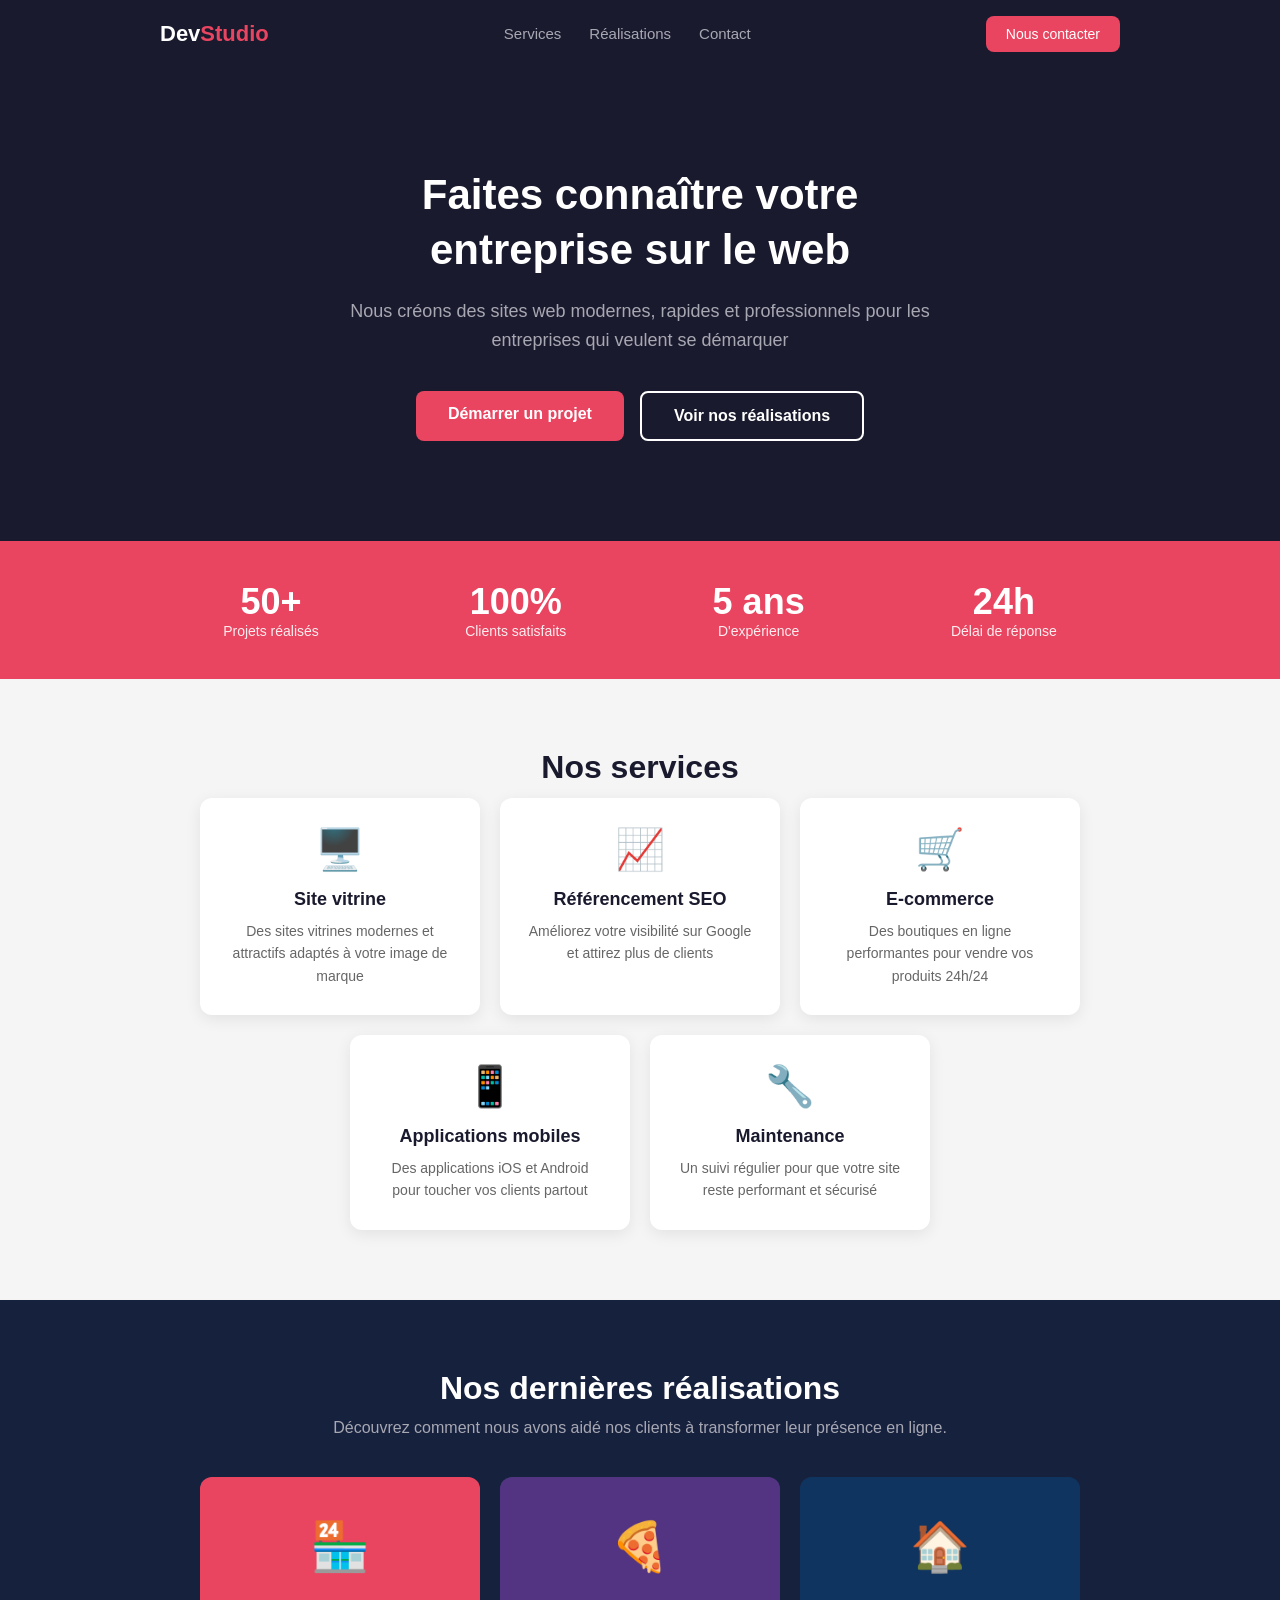
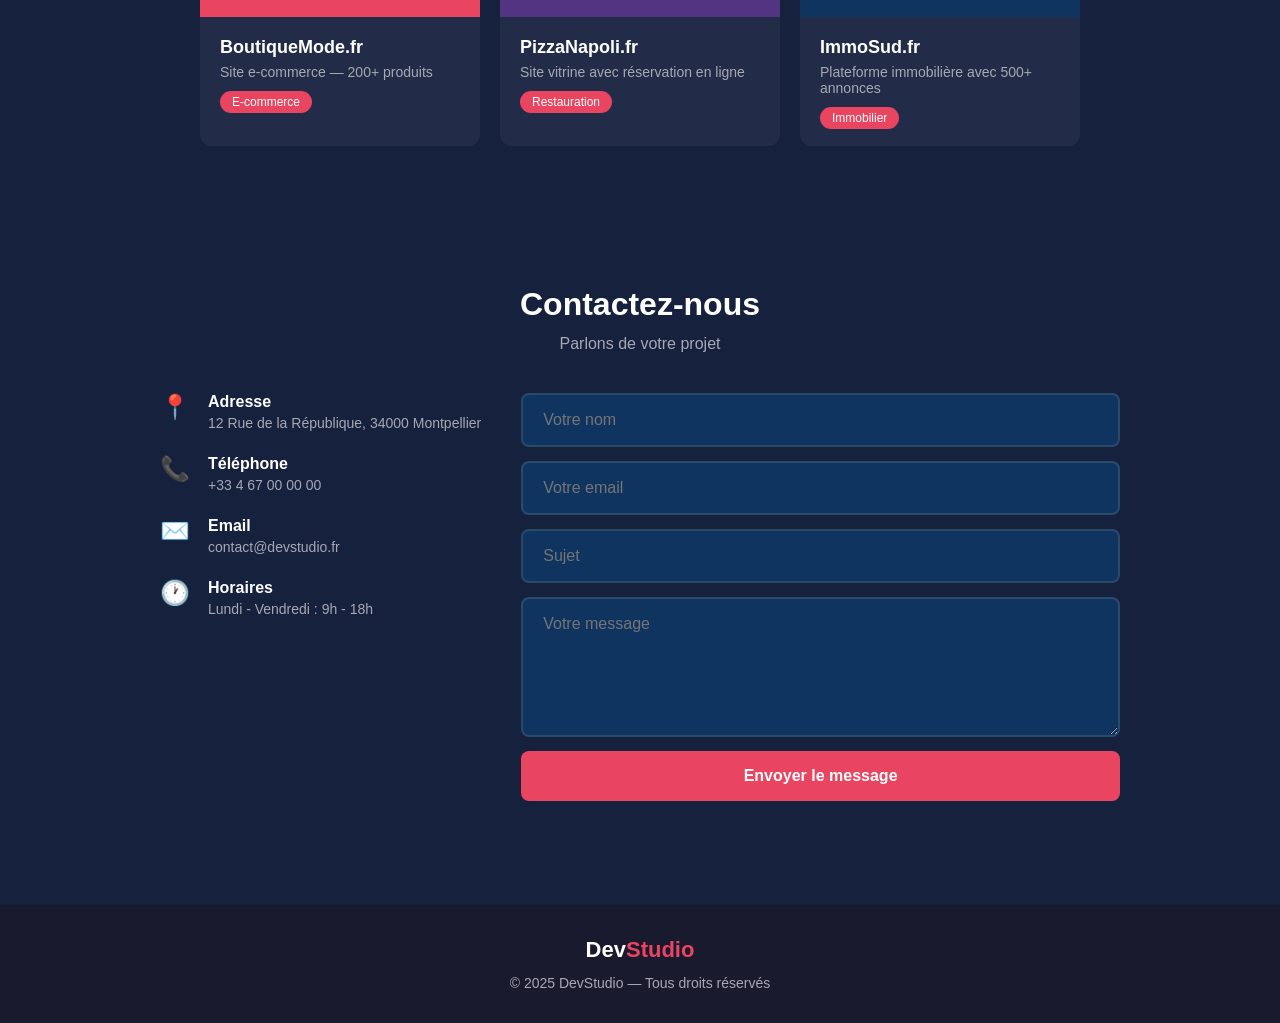
<file: site vitrine/vitrine.html>
<!DOCTYPE html>
<html lang="fr">
<head>
    <meta charset="UTF-8">
    <meta name="viewport" content="width=device-width, initial-scale=1.0">
    <title>DevStudio — Agence Web</title>
    <link rel="stylesheet" href="vitrine.css">
</head>
<body>

    <!-- NAVIGATION -->
    <nav>
        <div class="container nav-contenu">
            <div class="logo">Dev<span>Studio</span></div>
            <ul class="nav-liens">
                <li><a href="#services">Services</a></li>
                <li><a href="#realisations">Réalisations</a></li>
                <li><a href="#contact">Contact</a></li>
            </ul>
            <button class="btn-nav" onclick="scrollToContact()">Nous contacter</button>
        </div>
    </nav>

    <!-- HERO -->
    <section class="hero">
        <div class="container centre">
            <h1>Faites connaître votre<br>entreprise sur le web</h1>
            <p class="sous-titre">Nous créons des sites web modernes, rapides et professionnels pour les entreprises qui veulent se démarquer</p>
            <div class="hero-boutons">
                <a href="#contact" class="btn-principal">Démarrer un projet</a>
                <a href="#realisations" class="btn-secondaire">Voir nos réalisations</a>
            </div>
        </div>
    </section>

    <!-- CHIFFRES -->
    <section class="chiffres">
        <div class="container chiffres-grille">
            <div class="chiffre-item">
                <div class="chiffre-nombre">50+</div>
                <div class="chiffre-label">Projets réalisés</div>
            </div>
            <div class="chiffre-item">
                <div class="chiffre-nombre">100%</div>
                <div class="chiffre-label">Clients satisfaits</div>
            </div>
            <div class="chiffre-item">
                <div class="chiffre-nombre">5 ans</div>
                <div class="chiffre-label">D'expérience</div>
            </div>
            <div class="chiffre-item">
                <div class="chiffre-nombre">24h</div>
                <div class="chiffre-label">Délai de réponse</div>
            </div>
        </div>
    </section>

    <!-- SERVICES -->
    <section class="section" id="services">
        <div class="container">
           <h2>Nos services</h2>
            <div class="cartes">
                <div class="carte">
                    <div class="carte-icone">🖥️</div>
                    <h3>Site vitrine</h3>
                    <p>Des sites vitrines modernes et attractifs adaptés à votre image de marque</p>
                </div>
                <div class="carte">
                    <div class="carte-icone">📈</div>
                    <h3>Référencement SEO</h3>
                    <p>Améliorez votre visibilité sur Google et attirez plus de clients</p>
                </div>
                <div class="carte">
                    <div class="carte-icone">🛒</div>
                    <h3>E-commerce</h3>
                    <p>Des boutiques en ligne performantes pour vendre vos produits 24h/24</p>
                </div>
                <div class="carte">
                    <div class="carte-icone">📱</div>
                    <h3>Applications mobiles</h3>
                    <p>Des applications iOS et Android pour toucher vos clients partout</p>
                </div>
                <div class="carte">
                    <div class="carte-icone">🔧</div>
                    <h3>Maintenance</h3>
                    <p>Un suivi régulier pour que votre site reste performant et sécurisé</p>
                </div>
            </div>
        </div>
    </section>

    <!-- REALISATIONS -->
    <section class="section section-sombre" id="realisations">
        <div class="container">
            <h2>Nos dernières réalisations</h2>
<p class="section-desc" style="color: #a8a8b3">Découvrez comment nous avons aidé nos clients à transformer leur présence en ligne.</p>
            <div class="cartes">
                <div class="carte-realisation">
                    <div class="realisation-img" style="background-color: #e94560">
                        <span>🏪</span>
                    </div>
                    <div class="realisation-info">
                        <h3>BoutiqueMode.fr</h3>
                        <p>Site e-commerce — 200+ produits</p>
                        <span class="tag">E-commerce</span>
                    </div>
                </div>
                <div class="carte-realisation">
                    <div class="realisation-img" style="background-color: #533483">
                        <span>🍕</span>
                    </div>
                    <div class="realisation-info">
                        <h3>PizzaNapoli.fr</h3>
                        <p>Site vitrine avec réservation en ligne</p>
                        <span class="tag">Restauration</span>
                    </div>
                </div>
                <div class="carte-realisation">
                    <div class="realisation-img" style="background-color: #0f3460">
                        <span>🏠</span>
                    </div>
                    <div class="realisation-info">
                        <h3>ImmoSud.fr</h3>
                        <p>Plateforme immobilière avec 500+ annonces</p>
                        <span class="tag">Immobilier</span>
                    </div>
                </div>
            </div>
        </div>
    </section>

    <!-- CONTACT -->
    <section class="section section-sombre" id="contact">
        <div class="container">
            <h2>Contactez-nous</h2>
            <p class="section-desc" style="color: #a8a8b3">Parlons de votre projet</p>
            <div class="contact-grille">
                <div class="contact-infos">
                    <div class="contact-item">
                        <span class="contact-icone">📍</span>
                        <div>
                            <strong>Adresse</strong>
                            <p>12 Rue de la République, 34000 Montpellier</p>
                        </div>
                    </div>
                    <div class="contact-item">
                        <span class="contact-icone">📞</span>
                        <div>
                            <strong>Téléphone</strong>
                            <p>+33 4 67 00 00 00</p>
                        </div>
                    </div>
                    <div class="contact-item">
                        <span class="contact-icone">✉️</span>
                        <div>
                            <strong>Email</strong>
                            <p>contact@devstudio.fr</p>
                        </div>
                    </div>
                    <div class="contact-item">
                        <span class="contact-icone">🕐</span>
                        <div>
                            <strong>Horaires</strong>
                            <p>Lundi - Vendredi : 9h - 18h</p>
                        </div>
                    </div>
                </div>
                <div class="formulaire">
                    <input type="text" id="nom" placeholder="Votre nom">
                    <input type="email" id="email" placeholder="Votre email">
                    <input type="text" id="sujet" placeholder="Sujet">
                    <textarea id="message-text" placeholder="Votre message" rows="5"></textarea>
                    <button onclick="envoyer()">Envoyer le message</button>
                    <div id="message-form"></div>
                </div>
            </div>
        </div>
    </section>

    <!-- FOOTER -->
    <footer>
        <div class="container centre">
            <div class="logo" style="margin-bottom: 12px">Dev<span>Studio</span></div>
            <p>© 2025 DevStudio — Tous droits réservés</p>
        </div>
    </footer>

    <script src="vitrine.js"></script>
</body>
</html>
</file>
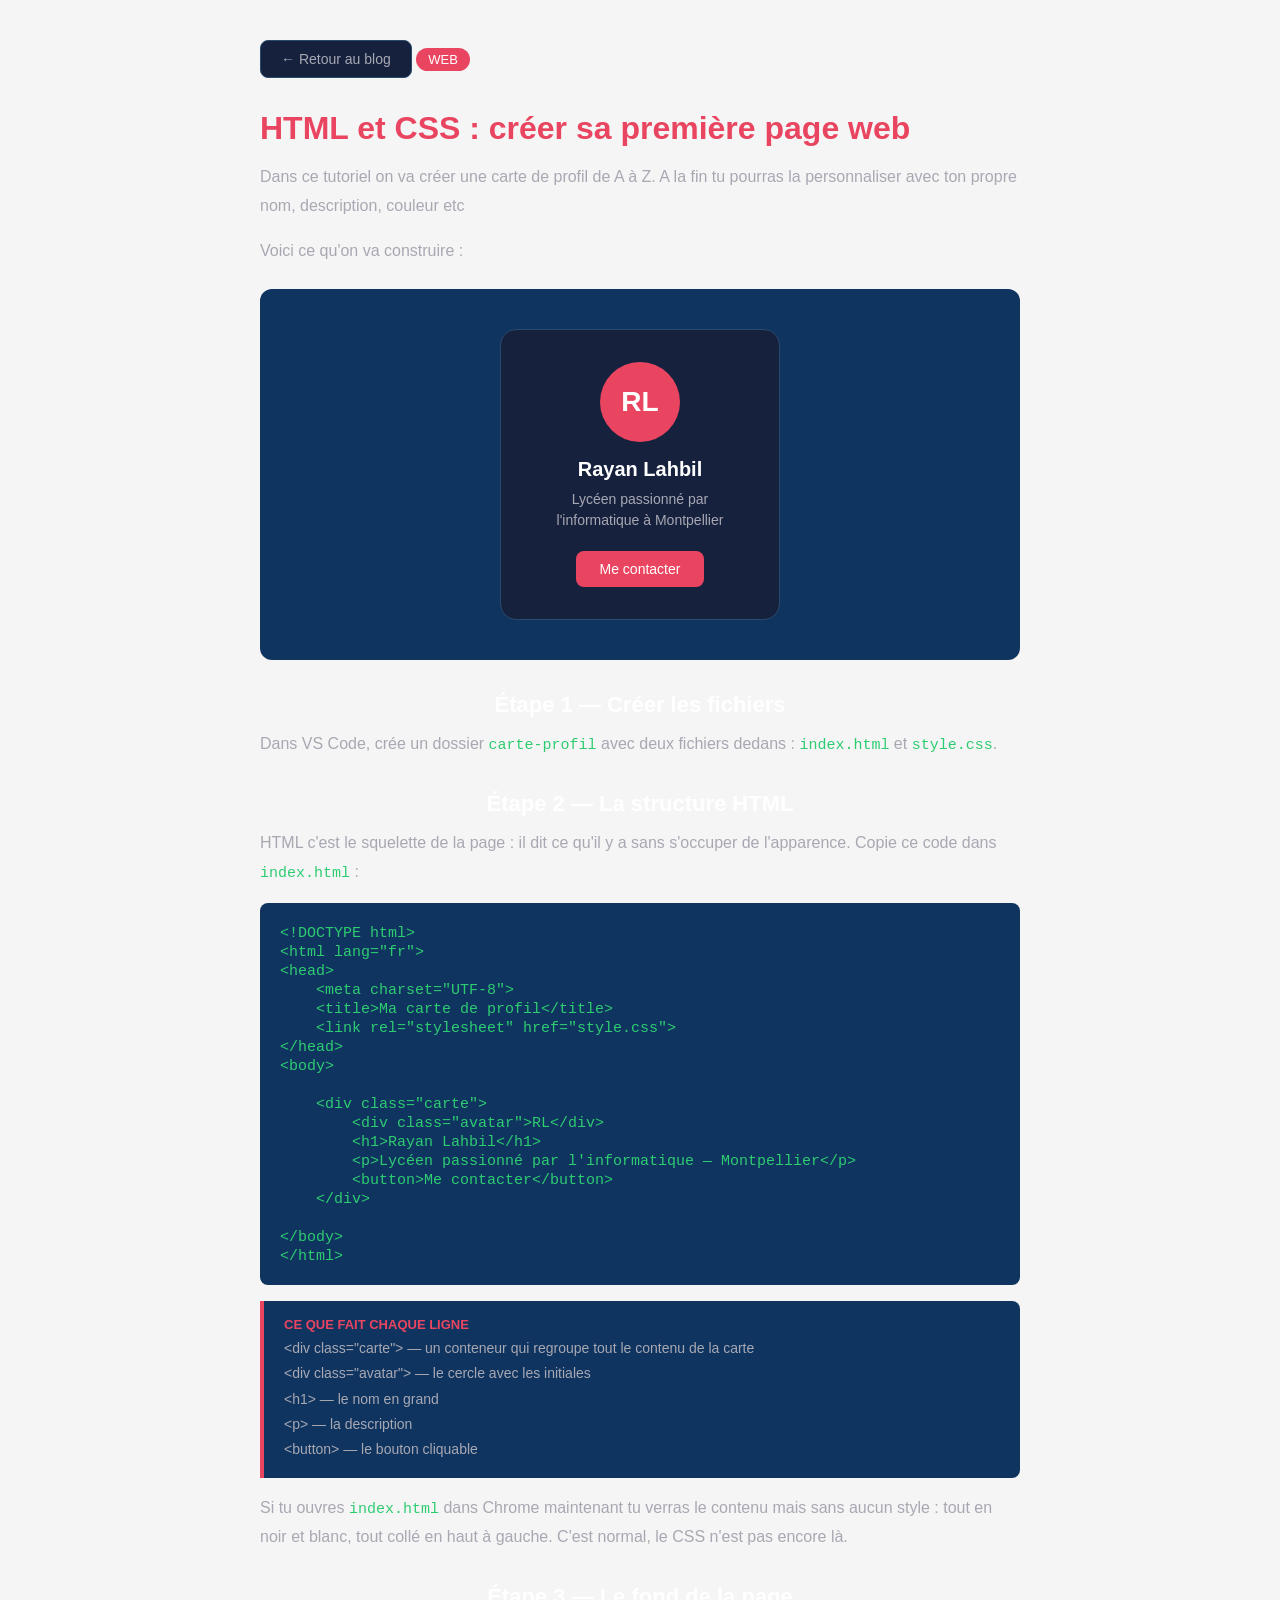
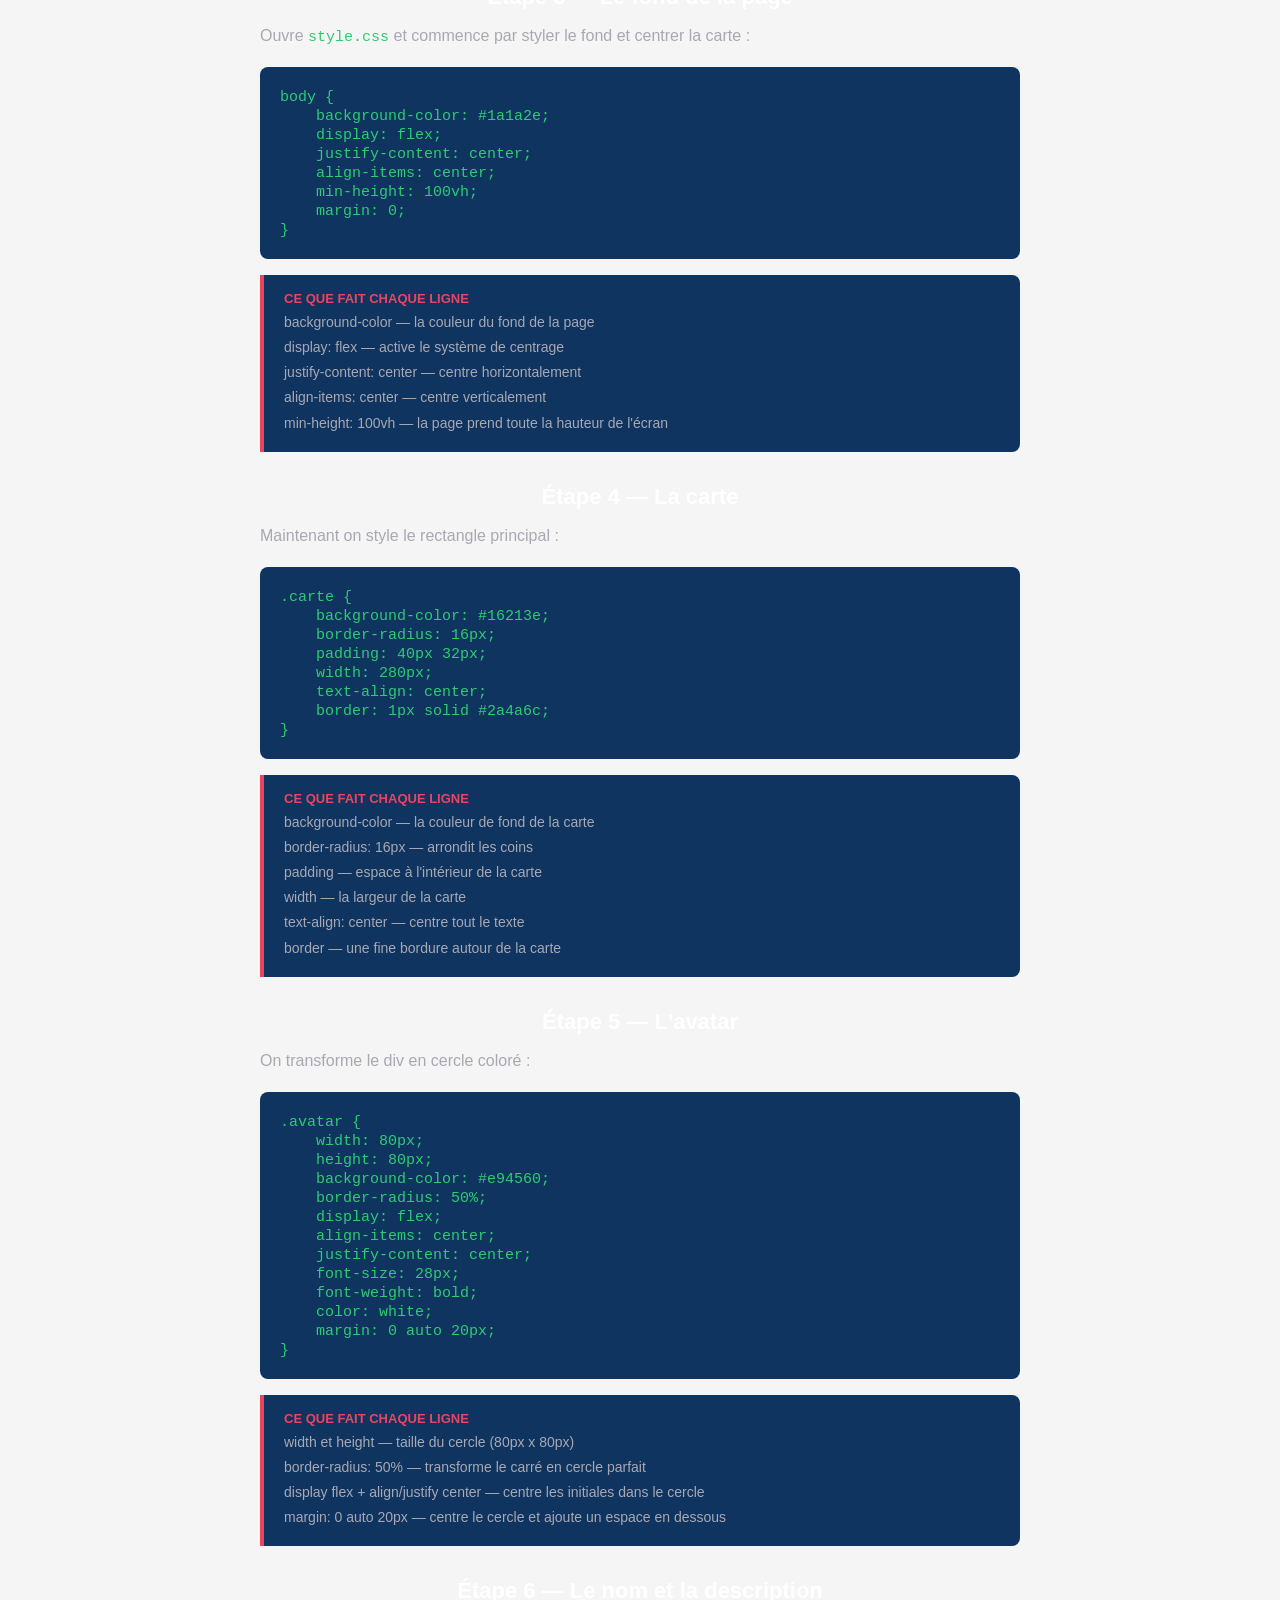
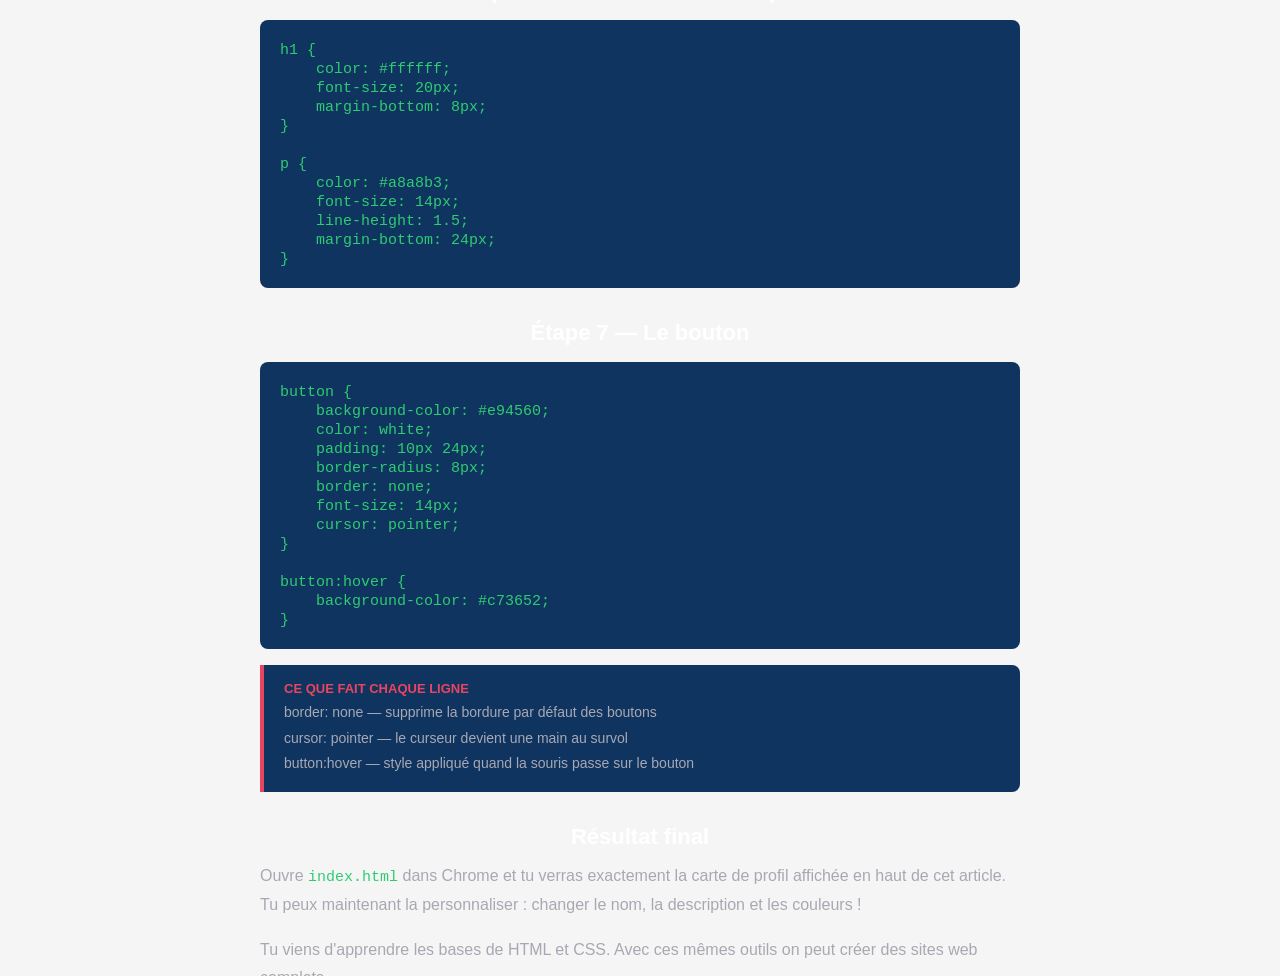
<file: blog informatique/articles/html-css.html>
<!DOCTYPE html>
<html lang="fr">
<head>
    <meta charset="UTF-8">
    <meta name="viewport" content="width=device-width, initial-scale=1.0">
    <title>HTML et CSS : créer sa première page web</title>
    <link rel="stylesheet" href="../blog.css">
    <style>
        .article-page { max-width: 800px; margin: 0 auto; padding: 40px 20px; }
        .article-page h1 { font-size: 32px; margin-bottom: 16px; color: #e94560; }
        .article-page h2 { font-size: 22px; margin: 32px 0 12px; color: #ffffff; }
        .article-page p { color: #a8a8b3; line-height: 1.8; margin-bottom: 16px; font-size: 16px; }
        .article-page pre { background-color: #0f3460; border-radius: 8px; padding: 20px; margin: 16px 0; overflow-x: auto; }
        .article-page code { color: #2ecc71; font-family: monospace; font-size: 15px; }
        .article-page .tag { background-color: #e94560; color: white; padding: 4px 12px; border-radius: 20px; font-size: 13px; display: inline-block; margin-bottom: 20px; }
        .btn-retour { background-color: #16213e; color: #a8a8b3; padding: 10px 20px; border-radius: 8px; text-decoration: none; font-size: 14px; display: inline-block; margin-bottom: 32px; border: 1px solid #2a4a6c; }
        .btn-retour:hover { border-color: #e94560; color: white; }
        .resultat { background-color: #0f3460; border-radius: 12px; padding: 40px 20px; margin: 24px 0; display: flex; justify-content: center; }
        .carte-profil { background-color: #16213e; border-radius: 16px; padding: 32px; width: 280px; text-align: center; border: 1px solid #2a4a6c; }
        .avatar { width: 80px; height: 80px; background-color: #e94560; border-radius: 50%; display: flex; align-items: center; justify-content: center; font-size: 28px; font-weight: bold; color: white; margin: 0 auto 16px; }
        .carte-nom { color: white; font-size: 20px; font-weight: bold; margin-bottom: 8px; }
        .carte-desc { color: #a8a8b3; font-size: 14px; margin-bottom: 20px; line-height: 1.5; }
        .carte-btn { background-color: #e94560; color: white; padding: 10px 24px; border-radius: 8px; border: none; font-size: 14px; cursor: pointer; }
        .etape { background-color: #0f3460; border-left: 4px solid #e94560; border-radius: 0 8px 8px 0; padding: 16px 20px; margin: 16px 0; }
        .etape-numero { color: #e94560; font-size: 13px; font-weight: bold; margin-bottom: 4px; }
    </style>
</head>
<body>
<div class="article-page">
    <a href="../blog.html" class="btn-retour">← Retour au blog</a>
    <span class="tag">WEB</span>
    <h1>HTML et CSS : créer sa première page web</h1>
    <p>Dans ce tutoriel on va créer une carte de profil de A à Z. A la fin tu pourras la personnaliser avec ton propre nom, description, couleur etc</p>

    <p>Voici ce qu'on va construire :</p>

    <div class="resultat">
        <div class="carte-profil">
            <div class="avatar">RL</div>
            <div class="carte-nom">Rayan Lahbil</div>
            <div class="carte-desc">Lycéen passionné par l'informatique à Montpellier</div>
            <button class="carte-btn">Me contacter</button>
        </div>
    </div>

    <h2>Étape 1 — Créer les fichiers</h2>
    <p>Dans VS Code, crée un dossier <code>carte-profil</code> avec deux fichiers dedans : <code>index.html</code> et <code>style.css</code>.</p>

    <h2>Étape 2 — La structure HTML</h2>
    <p>HTML c'est le squelette de la page : il dit ce qu'il y a sans s'occuper de l'apparence. Copie ce code dans <code>index.html</code> :</p>

    <pre><code>&lt;!DOCTYPE html&gt;
&lt;html lang="fr"&gt;
&lt;head&gt;
    &lt;meta charset="UTF-8"&gt;
    &lt;title&gt;Ma carte de profil&lt;/title&gt;
    &lt;link rel="stylesheet" href="style.css"&gt;
&lt;/head&gt;
&lt;body&gt;

    &lt;div class="carte"&gt;
        &lt;div class="avatar"&gt;RL&lt;/div&gt;
        &lt;h1&gt;Rayan Lahbil&lt;/h1&gt;
        &lt;p&gt;Lycéen passionné par l'informatique — Montpellier&lt;/p&gt;
        &lt;button&gt;Me contacter&lt;/button&gt;
    &lt;/div&gt;

&lt;/body&gt;
&lt;/html&gt;</code></pre>

    <div class="etape">
        <div class="etape-numero">CE QUE FAIT CHAQUE LIGNE</div>
        <p style="margin:0; color: #a8a8b3; font-size: 14px;">
        &lt;div class="carte"&gt; — un conteneur qui regroupe tout le contenu de la carte<br>
        &lt;div class="avatar"&gt; — le cercle avec les initiales<br>
        &lt;h1&gt; — le nom en grand<br>
        &lt;p&gt; — la description<br>
        &lt;button&gt; — le bouton cliquable
        </p>
    </div>

    <p>Si tu ouvres <code>index.html</code> dans Chrome maintenant tu verras le contenu mais sans aucun style : tout en noir et blanc, tout collé en haut à gauche. C'est normal, le CSS n'est pas encore là.</p>

    <h2>Étape 3 — Le fond de la page</h2>
    <p>Ouvre <code>style.css</code> et commence par styler le fond et centrer la carte :</p>

    <pre><code>body {
    background-color: #1a1a2e;
    display: flex;
    justify-content: center;
    align-items: center;
    min-height: 100vh;
    margin: 0;
}</code></pre>

    <div class="etape">
        <div class="etape-numero">CE QUE FAIT CHAQUE LIGNE</div>
        <p style="margin:0; color: #a8a8b3; font-size: 14px;">
        background-color — la couleur du fond de la page<br>
        display: flex — active le système de centrage<br>
        justify-content: center — centre horizontalement<br>
        align-items: center — centre verticalement<br>
        min-height: 100vh — la page prend toute la hauteur de l'écran
        </p>
    </div>

    <h2>Étape 4 — La carte</h2>
    <p>Maintenant on style le rectangle principal :</p>

    <pre><code>.carte {
    background-color: #16213e;
    border-radius: 16px;
    padding: 40px 32px;
    width: 280px;
    text-align: center;
    border: 1px solid #2a4a6c;
}</code></pre>

    <div class="etape">
        <div class="etape-numero">CE QUE FAIT CHAQUE LIGNE</div>
        <p style="margin:0; color: #a8a8b3; font-size: 14px;">
        background-color — la couleur de fond de la carte<br>
        border-radius: 16px — arrondit les coins<br>
        padding — espace à l'intérieur de la carte<br>
        width — la largeur de la carte<br>
        text-align: center — centre tout le texte<br>
        border — une fine bordure autour de la carte
        </p>
    </div>

    <h2>Étape 5 — L'avatar</h2>
    <p>On transforme le div en cercle coloré :</p>

    <pre><code>.avatar {
    width: 80px;
    height: 80px;
    background-color: #e94560;
    border-radius: 50%;
    display: flex;
    align-items: center;
    justify-content: center;
    font-size: 28px;
    font-weight: bold;
    color: white;
    margin: 0 auto 20px;
}</code></pre>

    <div class="etape">
        <div class="etape-numero">CE QUE FAIT CHAQUE LIGNE</div>
        <p style="margin:0; color: #a8a8b3; font-size: 14px;">
        width et height — taille du cercle (80px x 80px)<br>
        border-radius: 50% — transforme le carré en cercle parfait<br>
        display flex + align/justify center — centre les initiales dans le cercle<br>
        margin: 0 auto 20px — centre le cercle et ajoute un espace en dessous
        </p>
    </div>

    <h2>Étape 6 — Le nom et la description</h2>

    <pre><code>h1 {
    color: #ffffff;
    font-size: 20px;
    margin-bottom: 8px;
}

p {
    color: #a8a8b3;
    font-size: 14px;
    line-height: 1.5;
    margin-bottom: 24px;
}</code></pre>

    <h2>Étape 7 — Le bouton</h2>

    <pre><code>button {
    background-color: #e94560;
    color: white;
    padding: 10px 24px;
    border-radius: 8px;
    border: none;
    font-size: 14px;
    cursor: pointer;
}

button:hover {
    background-color: #c73652;
}</code></pre>

    <div class="etape">
        <div class="etape-numero">CE QUE FAIT CHAQUE LIGNE</div>
        <p style="margin:0; color: #a8a8b3; font-size: 14px;">
        border: none — supprime la bordure par défaut des boutons<br>
        cursor: pointer — le curseur devient une main au survol<br>
        button:hover — style appliqué quand la souris passe sur le bouton
        </p>
    </div>

    <h2>Résultat final</h2>
    <p>Ouvre <code>index.html</code> dans Chrome et tu verras exactement la carte de profil affichée en haut de cet article. Tu peux maintenant la personnaliser : changer le nom, la description et les couleurs !</p>

    <p>Tu viens d'apprendre les bases de HTML et CSS. Avec ces mêmes outils on peut créer des sites web complets.</p>
</div>
</body>
</html>
</file>
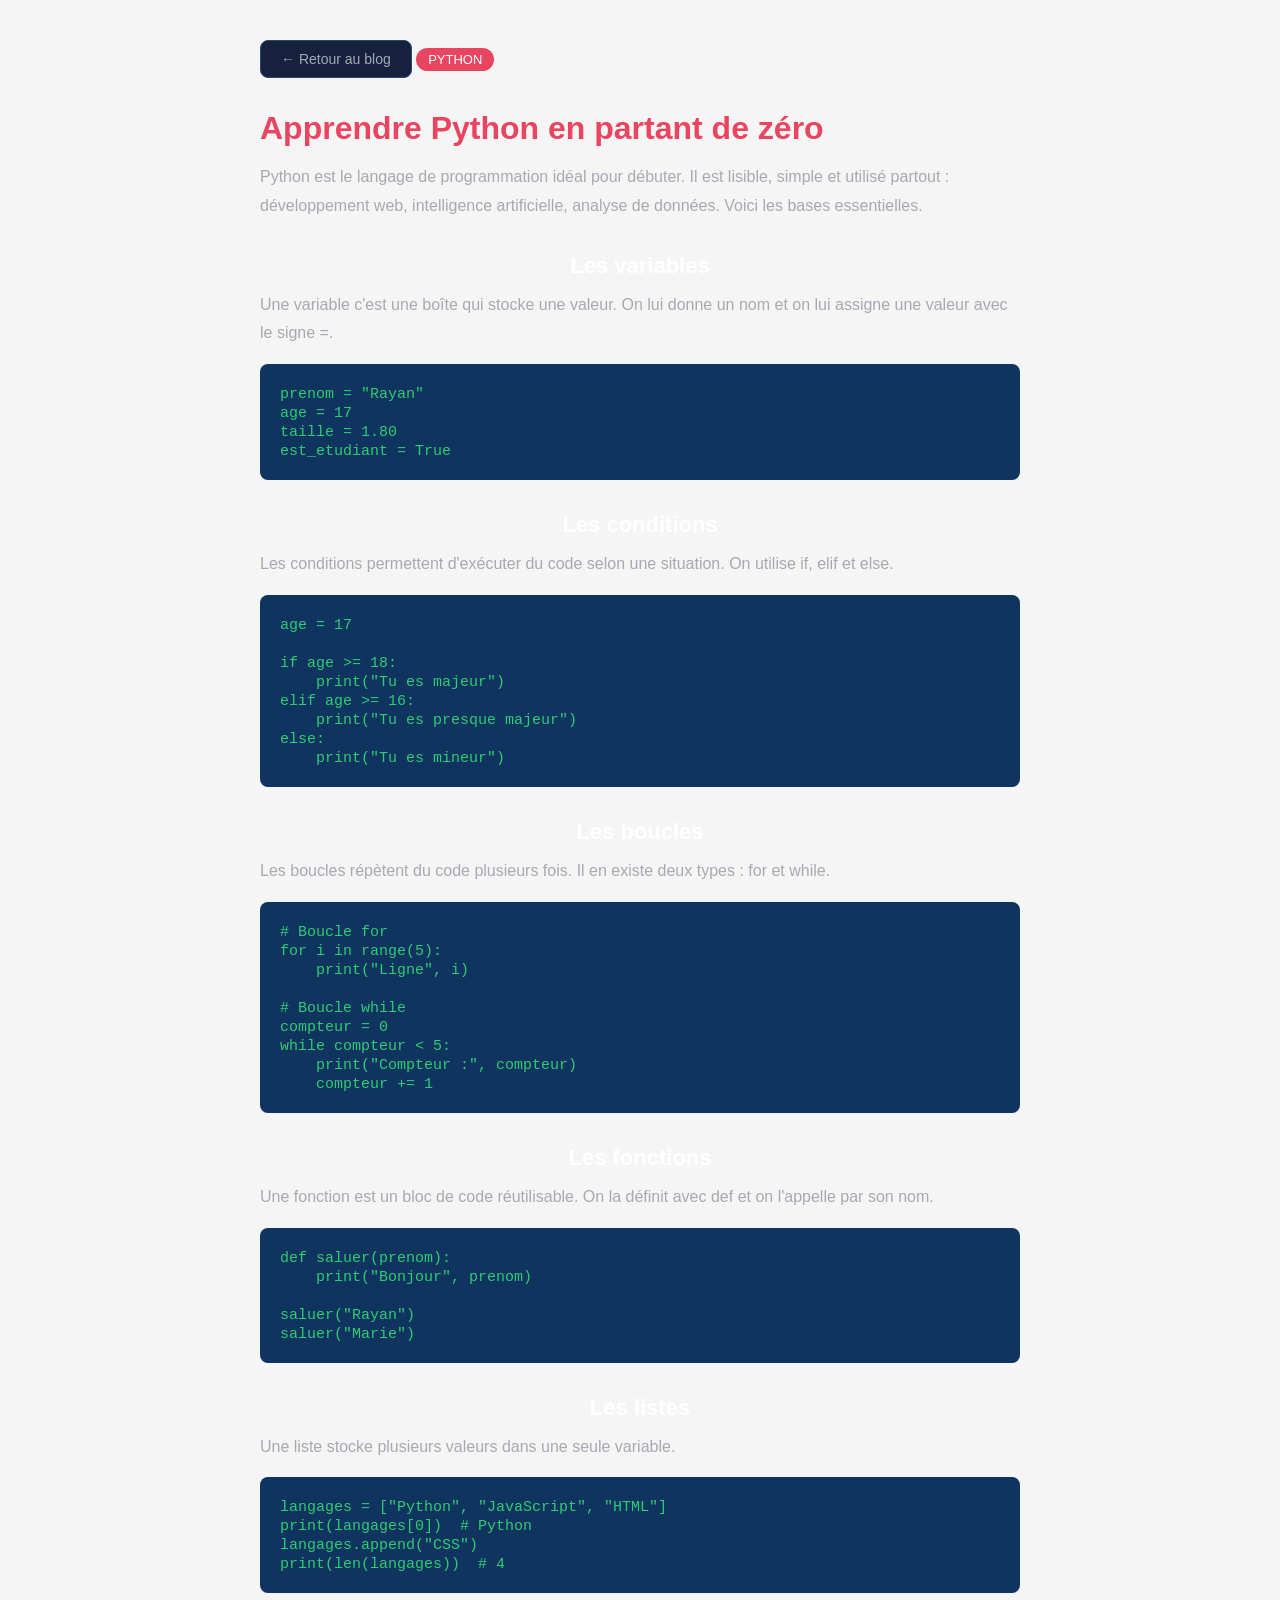
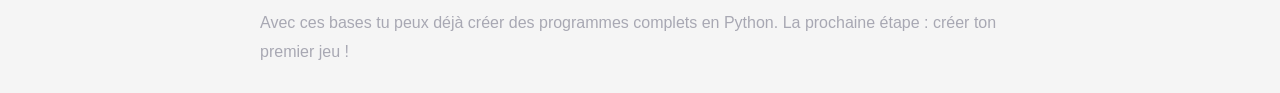
<file: blog informatique/articles/python-bases.html>
<!DOCTYPE html>
<html lang="fr">
<head>
    <meta charset="UTF-8">
    <meta name="viewport" content="width=device-width, initial-scale=1.0">
    <title>Apprendre Python en partant de zéro</title>
    <link rel="stylesheet" href="../blog.css">
    <style>
        .article-page { max-width: 800px; margin: 0 auto; padding: 40px 20px; }
        .article-page h1 { font-size: 32px; margin-bottom: 16px; color: #e94560; }
        .article-page h2 { font-size: 22px; margin: 32px 0 12px; color: #ffffff; }
        .article-page p { color: #a8a8b3; line-height: 1.8; margin-bottom: 16px; font-size: 16px; }
        .article-page pre { background-color: #0f3460; border-radius: 8px; padding: 20px; margin: 16px 0; overflow-x: auto; }
        .article-page code { color: #2ecc71; font-family: monospace; font-size: 15px; }
        .article-page .tag { background-color: #e94560; color: white; padding: 4px 12px; border-radius: 20px; font-size: 13px; display: inline-block; margin-bottom: 20px; }
        .btn-retour { background-color: #16213e; color: #a8a8b3; padding: 10px 20px; border-radius: 8px; text-decoration: none; font-size: 14px; display: inline-block; margin-bottom: 32px; border: 1px solid #2a4a6c; }
        .btn-retour:hover { border-color: #e94560; color: white; }
    </style>
</head>
<body>
<div class="article-page">
    <a href="../blog.html" class="btn-retour">← Retour au blog</a>
    <span class="tag">PYTHON</span>
    <h1>Apprendre Python en partant de zéro</h1>
    <p>Python est le langage de programmation idéal pour débuter. Il est lisible, simple et utilisé partout : développement web, intelligence artificielle, analyse de données. Voici les bases essentielles.</p>

    <h2>Les variables</h2>
    <p>Une variable c'est une boîte qui stocke une valeur. On lui donne un nom et on lui assigne une valeur avec le signe =.</p>
    <pre><code>prenom = "Rayan"
age = 17
taille = 1.80
est_etudiant = True</code></pre>

    <h2>Les conditions</h2>
    <p>Les conditions permettent d'exécuter du code selon une situation. On utilise if, elif et else.</p>
    <pre><code>age = 17

if age >= 18:
    print("Tu es majeur")
elif age >= 16:
    print("Tu es presque majeur")
else:
    print("Tu es mineur")</code></pre>

    <h2>Les boucles</h2>
    <p>Les boucles répètent du code plusieurs fois. Il en existe deux types : for et while.</p>
    <pre><code># Boucle for
for i in range(5):
    print("Ligne", i)

# Boucle while
compteur = 0
while compteur < 5:
    print("Compteur :", compteur)
    compteur += 1</code></pre>

    <h2>Les fonctions</h2>
    <p>Une fonction est un bloc de code réutilisable. On la définit avec def et on l'appelle par son nom.</p>
    <pre><code>def saluer(prenom):
    print("Bonjour", prenom)

saluer("Rayan")
saluer("Marie")</code></pre>

    <h2>Les listes</h2>
    <p>Une liste stocke plusieurs valeurs dans une seule variable.</p>
    <pre><code>langages = ["Python", "JavaScript", "HTML"]
print(langages[0])  # Python
langages.append("CSS")
print(len(langages))  # 4</code></pre>

    <p>Avec ces bases tu peux déjà créer des programmes complets en Python. La prochaine étape : créer ton premier jeu !</p>
</div>
</body>
</html>
</file>
<file: ebook informatique/ebook.css>
* {
    margin: 0;
    padding: 0;
    box-sizing: border-box;
    font-family: Arial, sans-serif;
}

body {
    background-color: #f5f5f5;
    color: #333;
}

.container {
    max-width: 900px;
    margin: 0 auto;
    padding: 0 20px;
}

.centre {
    text-align: center;
}

/* HERO */
.hero {
    background-color: #1a1a2e;
    color: white;
    padding: 80px 20px;
    text-align: center;
}

.badge {
    background-color: #e94560;
    color: white;
    display: inline-block;
    padding: 6px 16px;
    border-radius: 20px;
    font-size: 13px;
    margin-bottom: 20px;
}

.hero h1 {
    font-size: 38px;
    line-height: 1.3;
    margin-bottom: 20px;
    color: white;
}

.sous-titre {
    color: #a8a8b3;
    font-size: 18px;
    max-width: 600px;
    margin: 0 auto 32px;
    line-height: 1.6;
}

.btn-principal {
    background-color: #e94560;
    color: white;
    padding: 16px 36px;
    border-radius: 8px;
    font-size: 18px;
    font-weight: bold;
    text-decoration: none;
    display: inline-block;
    transition: background-color 0.2s;
}

.btn-principal:hover {
    background-color: #c73652;
}

/* SECTIONS */
.section {
    padding: 60px 20px;
}

.section-sombre {
    background-color: #16213e;
    color: white;
}

.section-sombre h2 {
    color: white;
}

h2 {
    font-size: 28px;
    text-align: center;
    margin-bottom: 40px;
    color: #1a1a2e;
}

/* CARTES */
.cartes {
    display: flex;
    gap: 20px;
    flex-wrap: wrap;
    justify-content: center;
}

.carte {
    background-color: white;
    border-radius: 12px;
    padding: 24px;
    width: 260px;
    box-shadow: 0 4px 16px rgba(0,0,0,0.08);
    text-align: center;
}

.carte-icone {
    font-size: 36px;
    margin-bottom: 12px;
}

.carte p {
    color: #555;
    line-height: 1.5;
}

/* TEMOIGNAGES */
.temoignage {
    text-align: left;
    border-left: 4px solid #e94560;
}

.temoignage p {
    font-style: italic;
    margin-bottom: 12px;
}

.auteur {
    color: #e94560;
    font-weight: bold;
    font-size: 14px;
}

/* CONTENU */
.liste-contenu {
    max-width: 600px;
    margin: 0 auto;
    display: flex;
    flex-direction: column;
    gap: 16px;
}

.contenu-item {
    display: flex;
    align-items: center;
    gap: 16px;
    background-color: rgba(255,255,255,0.05);
    padding: 16px;
    border-radius: 8px;
}

.check {
    color: #2ecc71;
    font-size: 20px;
    font-weight: bold;
    min-width: 24px;
}

.contenu-item p {
    color: #ffffff;
    font-size: 16px;
}

/* PRIX */
.prix-box {
    background-color: rgba(255,255,255,0.05);
    border-radius: 16px;
    padding: 40px;
    max-width: 400px;
    margin: 0 auto;
    display: flex;
    flex-direction: column;
    gap: 20px;
    align-items: center;
}

.prix-gratuit {
    font-size: 48px;
    font-weight: bold;
    color: #2ecc71;
}

.prix-box p {
    color: #a8a8b3;
    font-size: 16px;
}

/* FORMULAIRE */
.formulaire {
    display: flex;
    flex-direction: column;
    gap: 14px;
    max-width: 480px;
    margin: 24px auto 0;
}

.formulaire input,
.formulaire select {
    padding: 14px 16px;
    border: 2px solid #ddd;
    border-radius: 8px;
    font-size: 16px;
    outline: none;
    transition: border-color 0.2s;
}

.formulaire input:focus,
.formulaire select:focus {
    border-color: #e94560;
}

.formulaire button {
    background-color: #e94560;
    color: white;
    border: none;
    border-radius: 8px;
    padding: 16px;
    font-size: 18px;
    font-weight: bold;
    cursor: pointer;
    transition: background-color 0.2s;
}

.formulaire button:hover {
    background-color: #c73652;
}

.sous-titre-small {
    color: #a8a8b3;
    font-size: 15px;
}

#message-form {
    text-align: center;
    font-size: 15px;
    min-height: 20px;
}

/* FOOTER */
footer {
    background-color: #1a1a2e;
    color: #a8a8b3;
    padding: 24px 20px;
    font-size: 14px;
}
</file>
<file: blog informatique/blog.css>
* {
    margin: 0;
    padding: 0;
    box-sizing: border-box;
    font-family: Arial, sans-serif;
}

body {
    background-color: #f5f5f5;
    color: #333;
}

.container {
    max-width: 1000px;
    margin: 0 auto;
    padding: 0 20px;
}

.centre {
    text-align: center;
}

/* NAV */
nav {
    background-color: #1a1a2e;
    padding: 16px 20px;
    position: sticky;
    top: 0;
    z-index: 100;
}

.nav-contenu {
    display: flex;
    align-items: center;
    justify-content: space-between;
}

.logo {
    color: white;
    font-size: 22px;
    font-weight: bold;
}

.logo span {
    color: #e94560;
}

.nav-liens {
    list-style: none;
    display: flex;
    gap: 28px;
}

.nav-liens a {
    color: #a8a8b3;
    text-decoration: none;
    font-size: 15px;
    transition: color 0.2s;
}

.nav-liens a:hover {
    color: white;
}

/* HERO */
.hero {
    background-color: #1a1a2e;
    color: white;
    padding: 80px 20px;
}

.hero h1 {
    font-size: 40px;
    margin-bottom: 16px;
    color: white;
}

.sous-titre {
    color: #a8a8b3;
    font-size: 18px;
    margin-bottom: 32px;
}

.recherche {
    max-width: 500px;
    margin: 0 auto;
}

.recherche input {
    width: 100%;
    padding: 14px 20px;
    border-radius: 8px;
    border: none;
    font-size: 16px;
    outline: none;
    background-color: #0f3460;
    color: white;
    border: 2px solid #e94560;
}

.recherche input::placeholder {
    color: #a8a8b3;
}

/* CATEGORIES */
.categories {
    display: flex;
    gap: 12px;
    flex-wrap: wrap;
    justify-content: center;
    padding: 20px 0;
}

.cat-btn {
    background-color: white;
    color: #333;
    border: 2px solid #ddd;
    border-radius: 20px;
    padding: 8px 20px;
    font-size: 14px;
    cursor: pointer;
    transition: all 0.2s;
}

.cat-btn:hover,
.cat-btn.actif {
    background-color: #e94560;
    color: white;
    border-color: #e94560;
}

/* SECTIONS */
.section {
    padding: 40px 20px;
}

.section-sombre {
    background-color: #16213e;
    color: white;
}

.section-sombre h2 {
    color: white;
}

h2 {
    font-size: 28px;
    text-align: center;
    margin-bottom: 12px;
    color: #1a1a2e;
}

.section-desc {
    text-align: center;
    color: #888;
    font-size: 16px;
    margin-bottom: 24px;
}

/* GRILLE ARTICLES */
.grille-articles {
    display: grid;
    grid-template-columns: repeat(3, 1fr);
    gap: 24px;
}

.article-carte {
    background-color: white;
    border-radius: 12px;
    overflow: hidden;
    box-shadow: 0 4px 16px rgba(0,0,0,0.08);
    transition: transform 0.2s;
    cursor: pointer;
}

.article-carte:hover {
    transform: translateY(-4px);
}

.article-image {
    height: 160px;
    display: flex;
    align-items: center;
    justify-content: center;
    font-size: 56px;
}

.article-contenu {
    padding: 20px;
}

.article-tag {
    display: inline-block;
    background-color: #e94560;
    color: white;
    padding: 3px 10px;
    border-radius: 12px;
    font-size: 12px;
    margin-bottom: 10px;
}

.article-titre {
    font-size: 17px;
    font-weight: bold;
    color: #1a1a2e;
    margin-bottom: 10px;
    line-height: 1.4;
}

.article-extrait {
    color: #666;
    font-size: 14px;
    line-height: 1.6;
    margin-bottom: 16px;
}

.article-meta {
    display: flex;
    justify-content: space-between;
    align-items: center;
    font-size: 12px;
    color: #999;
    border-top: 1px solid #eee;
    padding-top: 12px;
}

.article-lire {
    color: #e94560;
    font-weight: bold;
    font-size: 13px;
}

/* AUCUN RESULTAT */
.aucun-resultat {
    text-align: center;
    color: #888;
    font-size: 16px;
    padding: 40px;
}

.cache {
    display: none;
}

/* NEWSLETTER */
.newsletter {
    display: flex;
    gap: 12px;
    max-width: 480px;
    margin: 0 auto 16px;
    flex-wrap: wrap;
    justify-content: center;
}

.newsletter input {
    flex: 1;
    padding: 14px 16px;
    border-radius: 8px;
    border: 2px solid #2a4a6c;
    font-size: 15px;
    outline: none;
    background-color: #0f3460;
    color: white;
    min-width: 240px;
}

.newsletter input:focus {
    border-color: #e94560;
}

.newsletter button {
    background-color: #e94560;
    color: white;
    border: none;
    border-radius: 8px;
    padding: 14px 24px;
    font-size: 15px;
    font-weight: bold;
    cursor: pointer;
    transition: background-color 0.2s;
}

.newsletter button:hover {
    background-color: #c73652;
}

#message-newsletter {
    color: #2ecc71;
    font-size: 14px;
    min-height: 20px;
    margin-top: 8px;
}

/* FOOTER */
footer {
    background-color: #1a1a2e;
    color: #a8a8b3;
    padding: 32px 20px;
    font-size: 14px;
}
</file>
<file: calculatrice/calculatrice.css>
* {
    margin: 0;
    padding: 0;
    box-sizing: border-box;
    font-family: Arial, sans-serif;
}

body {
    background-color: #1a1a2e;
    display: flex;
    justify-content: center;
    align-items: center;
    min-height: 100vh;
}

.container {
    display: flex;
    flex-direction: column;
    align-items: center;
    gap: 20px;
}

h1 {
    color: #e94560;
    font-size: 24px;
}

.calculatrice {
    background-color: #16213e;
    border-radius: 16px;
    padding: 24px;
    width: 340px;
    box-shadow: 0 8px 32px rgba(0,0,0,0.4);
}

#expression {
    color: #a8a8b3;
    font-size: 14px;
    text-align: right;
    min-height: 20px;
    margin-bottom: 4px;
    overflow: hidden;
    text-overflow: ellipsis;
    white-space: nowrap;
}

#affichage {
    background-color: #0f3460;
    color: #ffffff;
    font-size: 36px;
    text-align: right;
    padding: 16px;
    border-radius: 8px;
    margin-bottom: 16px;
    min-height: 70px;
    display: flex;
    align-items: center;
    justify-content: flex-end;
    overflow: hidden;
    word-break: break-all;
}

.boutons {
    display: grid;
    grid-template-columns: repeat(4, 1fr);
    gap: 10px;
}

button {
    border: none;
    border-radius: 8px;
    padding: 16px;
    font-size: 16px;
    font-weight: bold;
    cursor: pointer;
    transition: opacity 0.1s;
}

button:hover {
    opacity: 0.8;
}

button:active {
    opacity: 0.6;
    transform: scale(0.96);
}

.btn-chiffre {
    background-color: #0f3460;
    color: #ffffff;
}

.btn-operateur {
    background-color: #e94560;
    color: #ffffff;
}

.btn-scientifique {
    background-color: #533483;
    color: #ffffff;
    font-size: 14px;
}

.btn-special {
    background-color: #444;
    color: #ffffff;
}

.btn-egal {
    background-color: #2ecc71;
    color: #ffffff;
}
</file>
<file: pendu-web/pendu.css>
* {
    margin: 0;
    padding: 0;
    box-sizing: border-box;
    font-family: Arial, sans-serif;
}

body {
    background-color: #1a1a2e;
    display: flex;
    justify-content: center;
    align-items: center;
    min-height: 100vh;
}

.container {
    background-color: #16213e;
    border-radius: 16px;
    padding: 40px;
    width: 700px;
    box-shadow: 0 8px 32px rgba(0,0,0,0.4);
}

h1 {
    color: #e94560;
    text-align: center;
    font-size: 28px;
    margin-bottom: 30px;
}

.jeu {
    display: flex;
    gap: 40px;
    align-items: flex-start;
}

.colonne-gauche {
    display: flex;
    flex-direction: column;
    align-items: center;
    gap: 16px;
}

.colonne-droite {
    flex: 1;
    display: flex;
    flex-direction: column;
    gap: 20px;
}

canvas {
    background-color: #0f3460;
    border-radius: 12px;
}

#essais {
    color: #a8a8b3;
    font-size: 14px;
}

#lettres-ratees {
    color: #e94560;
    font-size: 14px;
    text-align: center;
    max-width: 200px;
}

#mot {
    display: flex;
    gap: 10px;
    flex-wrap: wrap;
    justify-content: center;
    margin-top: 20px;
}

.lettre {
    color: #ffffff;
    font-size: 32px;
    font-weight: bold;
    border-bottom: 3px solid #e94560;
    width: 30px;
    text-align: center;
    padding-bottom: 4px;
}

#message {
    color: #ffffff;
    font-size: 20px;
    font-weight: bold;
    text-align: center;
    min-height: 30px;
}

#alphabet {
    display: flex;
    flex-wrap: wrap;
    gap: 8px;
    justify-content: center;
}

.btn-lettre {
    background-color: #0f3460;
    color: #ffffff;
    border: 2px solid #e94560;
    border-radius: 6px;
    width: 40px;
    height: 40px;
    font-size: 16px;
    font-weight: bold;
    cursor: pointer;
    transition: background-color 0.2s;
}

.btn-lettre:hover {
    background-color: #e94560;
}

.btn-lettre.utilisee {
    background-color: #333;
    border-color: #555;
    color: #555;
    cursor: not-allowed;
}

.btn-lettre.correcte {
    background-color: #2ecc71;
    border-color: #2ecc71;
}

.btn-lettre.incorrecte {
    background-color: #e74c3c;
    border-color: #e74c3c;
}

#btn-rejouer {
    background-color: #e94560;
    color: white;
    border: none;
    border-radius: 8px;
    padding: 14px 36px;
    font-size: 18px;
    cursor: pointer;
    display: none;
    margin: 0 auto;
}

#btn-rejouer:hover {
    background-color: #c73652;
}
</file>
<file: quiz-web/quiz.css>
* {
    margin: 0;
    padding: 0;
    box-sizing: border-box;
    font-family: Arial, sans-serif;
}

body {
    background-color: #1a1a2e;
    display: flex;
    justify-content: center;
    align-items: center;
    min-height: 100vh;
}

.container {
    background-color: #16213e;
    border-radius: 16px;
    padding: 40px;
    width: 600px;
    box-shadow: 0 8px 32px rgba(0,0,0,0.4);
}

h1 {
    color: #e94560;
    text-align: center;
    font-size: 28px;
    margin-bottom: 30px;
}

h2 {
    color: #e94560;
    text-align: center;
    margin-bottom: 20px;
}

#progression {
    color: #a8a8b3;
    font-size: 14px;
    margin-bottom: 16px;
}

#question {
    color: #ffffff;
    font-size: 20px;
    margin-bottom: 24px;
    line-height: 1.5;
}

#choix {
    display: flex;
    flex-direction: column;
    gap: 12px;
    margin-bottom: 20px;
}

.bouton-choix {
    background-color: #0f3460;
    color: #ffffff;
    border: 2px solid #e94560;
    border-radius: 8px;
    padding: 14px 20px;
    font-size: 16px;
    cursor: pointer;
    text-align: left;
    transition: background-color 0.2s;
}

.bouton-choix:hover {
    background-color: #e94560;
}

.correct {
    background-color: #2ecc71 !important;
    border-color: #2ecc71 !important;
}

.incorrect {
    background-color: #e74c3c !important;
    border-color: #e74c3c !important;
}

#message {
    color: #ffffff;
    font-size: 16px;
    min-height: 24px;
    margin-bottom: 16px;
    font-weight: bold;
}

#btn-suivant {
    background-color: #e94560;
    color: white;
    border: none;
    border-radius: 8px;
    padding: 12px 28px;
    font-size: 16px;
    cursor: pointer;
    display: none;
}

#btn-suivant:hover {
    background-color: #c73652;
}

#score {
    color: #ffffff;
    font-size: 64px;
    text-align: center;
    margin: 20px 0;
    font-weight: bold;
}

#commentaire {
    color: #ffffff;
    text-align: center;
    font-size: 20px;
    margin-bottom: 24px;
}

.cache {
    display: none;
}

button {
    background-color: #e94560;
    color: white;
    border: none;
    border-radius: 8px;
    padding: 16px 40px;
    font-size: 18px;
    cursor: pointer;
    display: block;
    margin: 0 auto;
}

button:hover {
    background-color: #c73652;
}
</file>
<file: simulation chute libre/simulation.css>
* {
    margin: 0;
    padding: 0;
    box-sizing: border-box;
    font-family: Arial, sans-serif;
}

body {
    background-color: #1a1a2e;
    display: flex;
    justify-content: center;
    align-items: flex-start;
    min-height: 100vh;
    padding: 40px 20px;
}

.container {
    background-color: #16213e;
    border-radius: 16px;
    padding: 40px;
    width: 600px;
    box-shadow: 0 8px 32px rgba(0,0,0,0.4);
    display: flex;
    flex-direction: column;
    gap: 24px;
}

h1 {
    color: #e94560;
    text-align: center;
    font-size: 28px;
}

h2 {
    color: #e94560;
    font-size: 20px;
    margin-bottom: 16px;
}

.description {
    color: #a8a8b3;
    text-align: center;
    font-size: 14px;
}

.formulaire {
    display: flex;
    flex-direction: column;
    gap: 16px;
}

.input-group {
    display: flex;
    flex-direction: column;
    gap: 6px;
}

.input-group label {
    color: #a8a8b3;
    font-size: 14px;
}

.input-group input,
.input-group select {
    background-color: #0f3460;
    color: #ffffff;
    border: 2px solid #e94560;
    border-radius: 8px;
    padding: 12px 16px;
    font-size: 16px;
    outline: none;
}

button {
    background-color: #e94560;
    color: white;
    border: none;
    border-radius: 8px;
    padding: 14px;
    font-size: 16px;
    font-weight: bold;
    cursor: pointer;
    transition: background-color 0.2s;
}

button:hover {
    background-color: #c73652;
}

.btn-reset {
    background-color: #444;
    margin-top: 8px;
}

.btn-reset:hover {
    background-color: #666;
}

.resultats {
    background-color: #0f3460;
    border-radius: 12px;
    padding: 24px;
    display: flex;
    flex-direction: column;
    gap: 16px;
}

.formule {
    background-color: #16213e;
    border-radius: 8px;
    padding: 16px;
    display: flex;
    flex-direction: column;
    gap: 6px;
    border-left: 4px solid #e94560;
}

.formule-titre {
    color: #a8a8b3;
    font-size: 13px;
}

.formule-calcul {
    color: #a8a8b3;
    font-size: 13px;
    font-style: italic;
}

.formule-resultat {
    color: #ffffff;
    font-size: 22px;
    font-weight: bold;
}

.cache {
    display: none;
}

.erreur {
    color: #e74c3c;
    text-align: center;
    font-size: 14px;
    min-height: 20px;
}
</file>
<file: simulation mouvement rectiligne uniforme/simulation MRU.css>
* {
    margin: 0;
    padding: 0;
    box-sizing: border-box;
    font-family: Arial, sans-serif;
}

body {
    background-color: #1a1a2e;
    display: flex;
    justify-content: center;
    align-items: flex-start;
    min-height: 100vh;
    padding: 40px 20px;
}

.container {
    background-color: #16213e;
    border-radius: 16px;
    padding: 40px;
    width: 560px;
    box-shadow: 0 8px 32px rgba(0,0,0,0.4);
    display: flex;
    flex-direction: column;
    gap: 24px;
}

h1 {
    color: #e94560;
    text-align: center;
    font-size: 26px;
}

.description {
    color: #a8a8b3;
    text-align: center;
    font-size: 14px;
}

.formule-principale {
    background-color: #0f3460;
    border-radius: 12px;
    padding: 20px;
    text-align: center;
    font-size: 32px;
    font-weight: bold;
    color: #e94560;
    letter-spacing: 4px;
}

.choix p {
    color: #a8a8b3;
    font-size: 14px;
    margin-bottom: 12px;
}

.boutons-choix {
    display: flex;
    gap: 12px;
}

.boutons-choix button {
    flex: 1;
    background-color: #0f3460;
    color: #ffffff;
    border: 2px solid #e94560;
    border-radius: 8px;
    padding: 14px;
    font-size: 15px;
    cursor: pointer;
    transition: background-color 0.2s;
}

.boutons-choix button:hover,
.boutons-choix button.actif {
    background-color: #e94560;
}

.formulaire {
    display: flex;
    flex-direction: column;
    gap: 16px;
}

.input-group {
    display: flex;
    flex-direction: column;
    gap: 6px;
}

.input-group label {
    color: #a8a8b3;
    font-size: 14px;
}

.input-group input {
    background-color: #0f3460;
    color: #ffffff;
    border: 2px solid #e94560;
    border-radius: 8px;
    padding: 12px 16px;
    font-size: 16px;
    outline: none;
}

button {
    background-color: #e94560;
    color: white;
    border: none;
    border-radius: 8px;
    padding: 14px;
    font-size: 16px;
    font-weight: bold;
    cursor: pointer;
    transition: background-color 0.2s;
}

button:hover {
    background-color: #c73652;
}

.btn-reset {
    background-color: #444;
}

.btn-reset:hover {
    background-color: #666;
}

.resultat {
    background-color: #0f3460;
    border-radius: 12px;
    padding: 24px;
    display: flex;
    flex-direction: column;
    gap: 12px;
    border-left: 4px solid #e94560;
}

.resultat-formule {
    color: #a8a8b3;
    font-size: 14px;
    font-style: italic;
}

.resultat-valeur {
    color: #ffffff;
    font-size: 28px;
    font-weight: bold;
}

.cache {
    display: none;
}

.erreur {
    color: #e74c3c;
    text-align: center;
    font-size: 14px;
    min-height: 20px;
}
</file>
<file: site vitrine/vitrine.css>
* {
    margin: 0;
    padding: 0;
    box-sizing: border-box;
    font-family: Arial, sans-serif;
}

body {
    background-color: #f5f5f5;
    color: #333;
}

.container {
    max-width: 1000px;
    margin: 0 auto;
    padding: 0 20px;
}

.centre {
    text-align: center;
}

/* NAV */
nav {
    background-color: #1a1a2e;
    padding: 16px 20px;
    position: sticky;
    top: 0;
    z-index: 100;
}

.nav-contenu {
    display: flex;
    align-items: center;
    justify-content: space-between;
}

.logo {
    color: white;
    font-size: 22px;
    font-weight: bold;
}

.logo span {
    color: #e94560;
}

.nav-liens {
    list-style: none;
    display: flex;
    gap: 28px;
}

.nav-liens a {
    color: #a8a8b3;
    text-decoration: none;
    font-size: 15px;
    transition: color 0.2s;
}

.nav-liens a:hover {
    color: white;
}

.btn-nav {
    background-color: #e94560;
    color: white;
    border: none;
    border-radius: 8px;
    padding: 10px 20px;
    font-size: 14px;
    cursor: pointer;
    transition: background-color 0.2s;
}

.btn-nav:hover {
    background-color: #c73652;
}

/* HERO */
.hero {
    background-color: #1a1a2e;
    color: white;
    padding: 100px 20px;
}

.hero h1 {
    font-size: 42px;
    line-height: 1.3;
    margin-bottom: 20px;
    color: white;
}

.sous-titre {
    color: #a8a8b3;
    font-size: 18px;
    max-width: 600px;
    margin: 0 auto 36px;
    line-height: 1.6;
}

.hero-boutons {
    display: flex;
    gap: 16px;
    justify-content: center;
    flex-wrap: wrap;
}

.btn-principal {
    background-color: #e94560;
    color: white;
    padding: 14px 32px;
    border-radius: 8px;
    font-size: 16px;
    font-weight: bold;
    text-decoration: none;
    transition: background-color 0.2s;
}

.btn-principal:hover {
    background-color: #c73652;
}

.btn-secondaire {
    background-color: transparent;
    color: white;
    padding: 14px 32px;
    border-radius: 8px;
    font-size: 16px;
    font-weight: bold;
    text-decoration: none;
    border: 2px solid white;
    transition: background-color 0.2s;
}

.btn-secondaire:hover {
    background-color: rgba(255,255,255,0.1);
}

/* CHIFFRES */
.chiffres {
    background-color: #e94560;
    padding: 40px 20px;
}

.chiffres-grille {
    display: flex;
    justify-content: space-around;
    flex-wrap: wrap;
    gap: 20px;
}

.chiffre-item {
    text-align: center;
    color: white;
}

.chiffre-nombre {
    font-size: 36px;
    font-weight: bold;
}

.chiffre-label {
    font-size: 14px;
    opacity: 0.9;
}

/* SECTIONS */
.section {
    padding: 70px 20px;
}

.section-sombre {
    background-color: #16213e;
    color: white;
}

.section-sombre h2 {
    color: white;
}

h2 {
    font-size: 32px;
    text-align: center;
    margin-bottom: 12px;
    color: #1a1a2e;
}

.section-desc {
    text-align: center;
    color: #888;
    font-size: 16px;
    margin-bottom: 40px;
}

/* CARTES SERVICES */
.cartes {
    display: flex;
    gap: 20px;
    flex-wrap: wrap;
    justify-content: center;
}

.carte {
    background-color: white;
    border-radius: 12px;
    padding: 28px;
    width: 280px;
    box-shadow: 0 4px 16px rgba(0,0,0,0.08);
    text-align: center;
    transition: transform 0.2s;
}

.carte:hover {
    transform: translateY(-4px);
}

.carte-icone {
    font-size: 40px;
    margin-bottom: 16px;
}

.carte h3 {
    font-size: 18px;
    margin-bottom: 10px;
    color: #1a1a2e;
}

.carte p {
    color: #666;
    font-size: 14px;
    line-height: 1.6;
}

/* REALISATIONS */
.carte-realisation {
    background-color: rgba(255,255,255,0.05);
    border-radius: 12px;
    overflow: hidden;
    width: 280px;
}

.realisation-img {
    height: 140px;
    display: flex;
    align-items: center;
    justify-content: center;
    font-size: 48px;
}

.realisation-info {
    padding: 20px;
}

.realisation-info h3 {
    color: white;
    font-size: 18px;
    margin-bottom: 6px;
}

.realisation-info p {
    color: #a8a8b3;
    font-size: 14px;
    margin-bottom: 12px;
}

.tag {
    background-color: #e94560;
    color: white;
    padding: 4px 12px;
    border-radius: 20px;
    font-size: 12px;
}

/* CONTACT */
.contact-grille {
    display: flex;
    gap: 40px;
    flex-wrap: wrap;
    justify-content: center;
}

.contact-infos {
    display: flex;
    flex-direction: column;
    gap: 24px;
    min-width: 260px;
}

.contact-item {
    display: flex;
    gap: 16px;
    align-items: flex-start;
}

.contact-icone {
    font-size: 24px;
    min-width: 32px;
}

.contact-item strong {
    color: white;
    display: block;
    margin-bottom: 4px;
}

.contact-item p {
    color: #a8a8b3;
    font-size: 14px;
}

.formulaire {
    display: flex;
    flex-direction: column;
    gap: 14px;
    min-width: 380px;
    flex: 1;
}

.formulaire input,
.formulaire textarea {
    padding: 16px 20px;
    border: 2px solid #2a4a6c;
    border-radius: 8px;
    font-size: 16px;
    outline: none;
    background-color: #0f3460;
    color: white;
    transition: border-color 0.2s;
}

.formulaire input:focus,
.formulaire textarea:focus {
    border-color: #e94560;
}

.formulaire textarea {
    resize: vertical;
    min-height: 140px;
}

.formulaire button {
    background-color: #e94560;
    color: white;
    border: none;
    border-radius: 8px;
    padding: 16px;
    font-size: 16px;
    font-weight: bold;
    cursor: pointer;
    transition: background-color 0.2s;
}

.formulaire button:hover {
    background-color: #c73652;
}

#message-form {
    text-align: center;
    font-size: 14px;
    min-height: 20px;
}

/* FOOTER */
footer {
    background-color: #1a1a2e;
    color: #a8a8b3;
    padding: 32px 20px;
    font-size: 14px;
}
</file>
